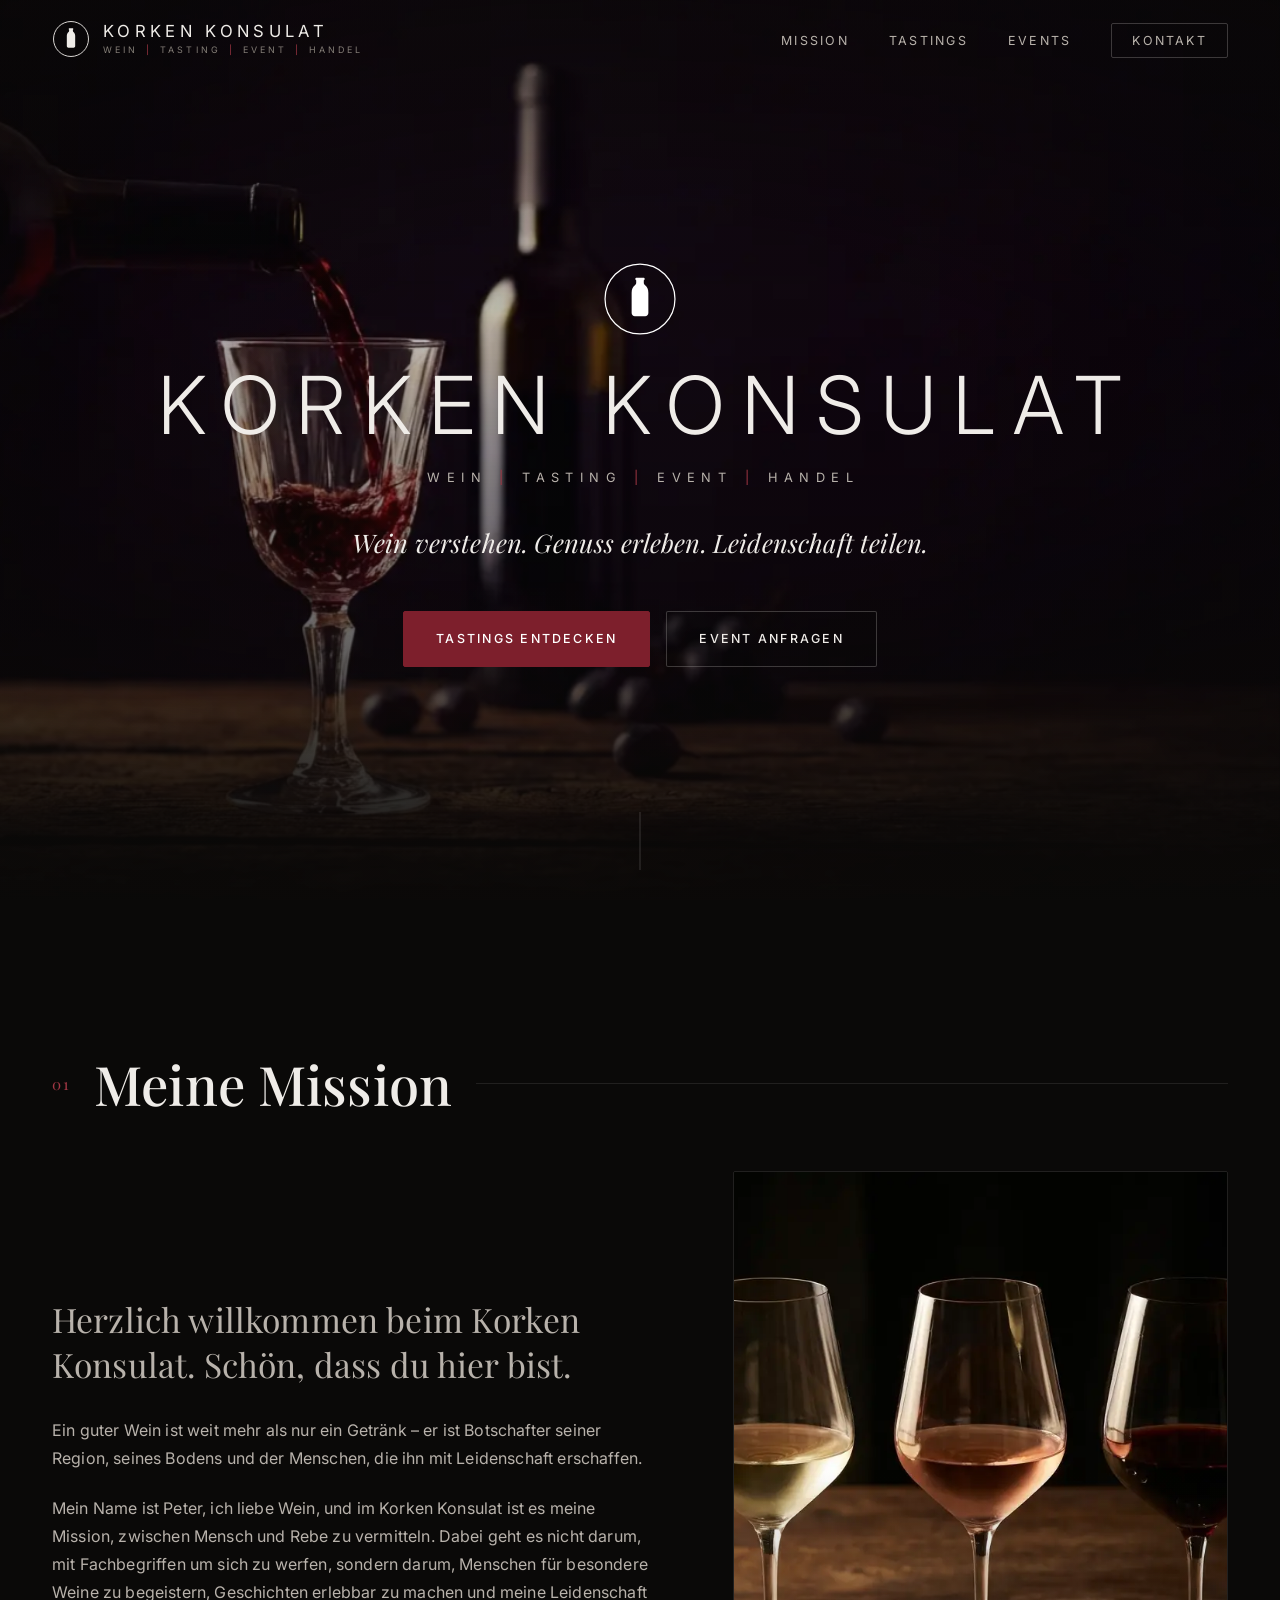
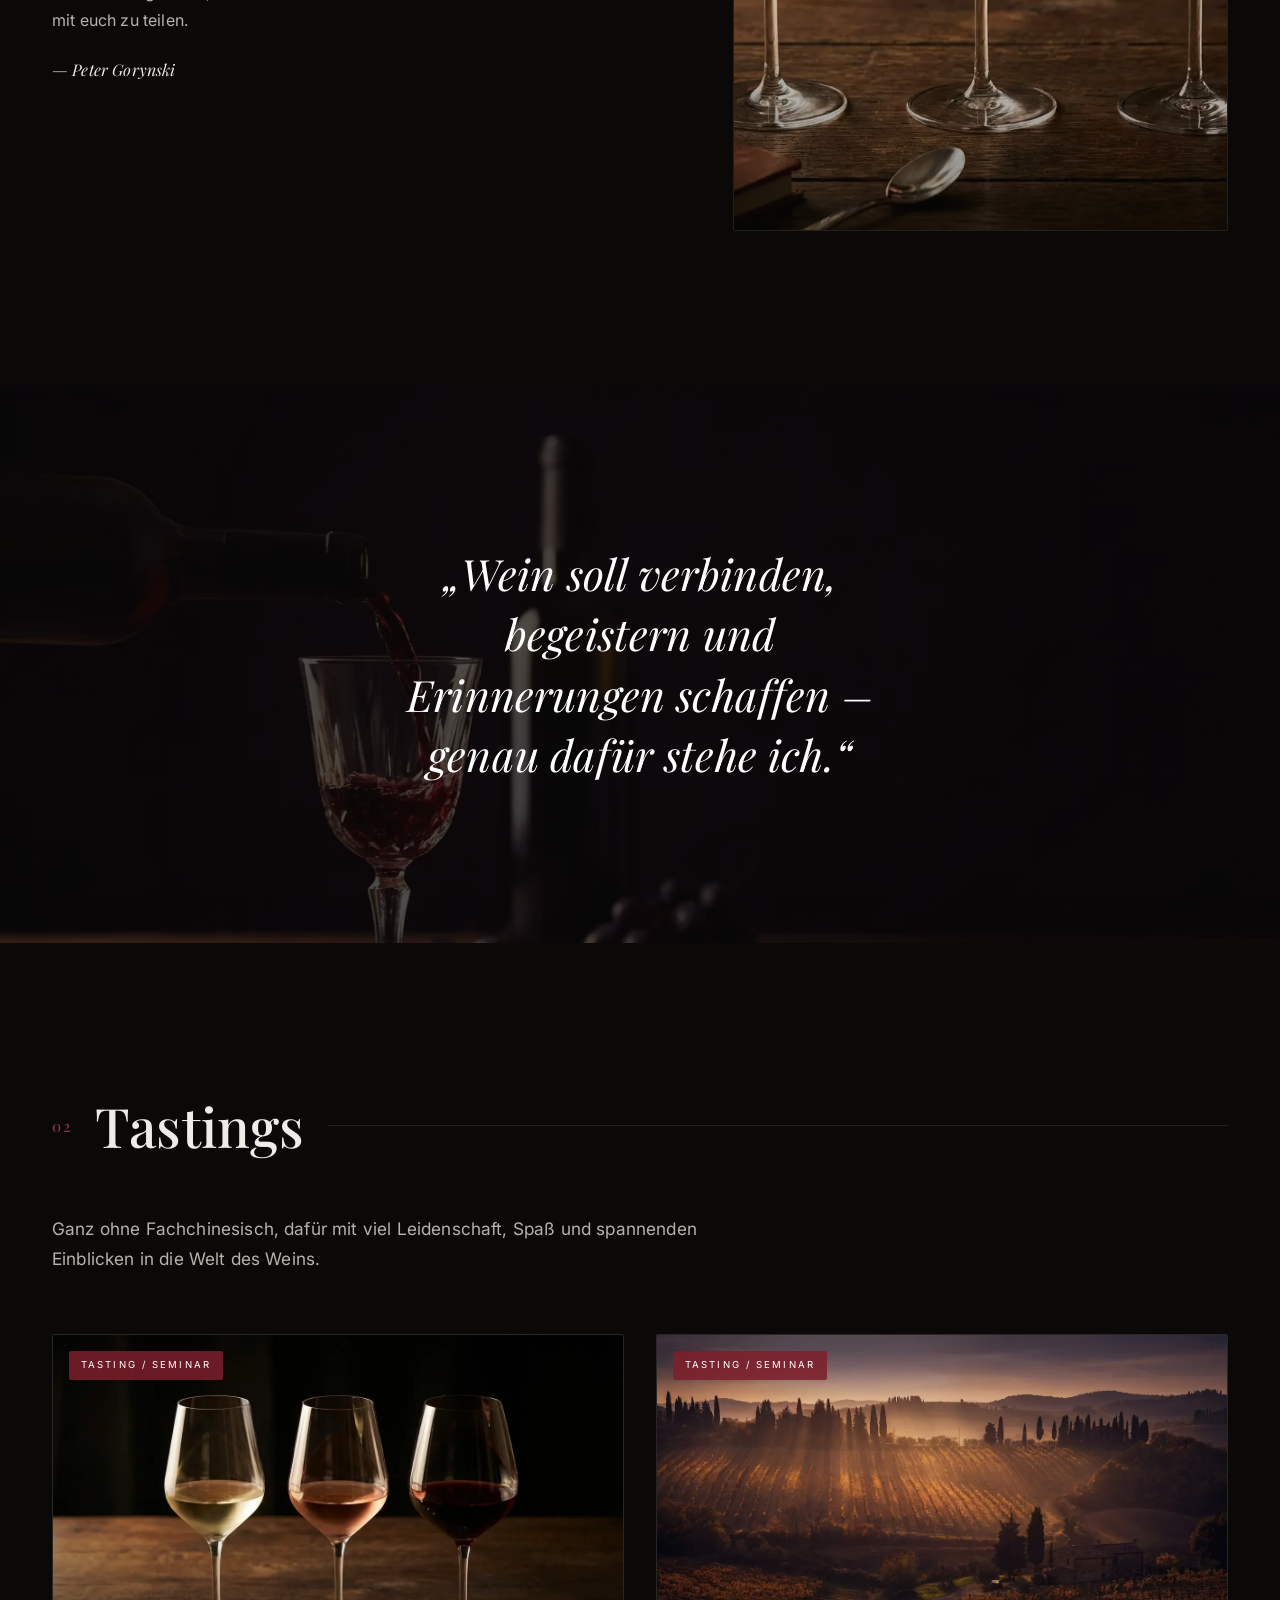
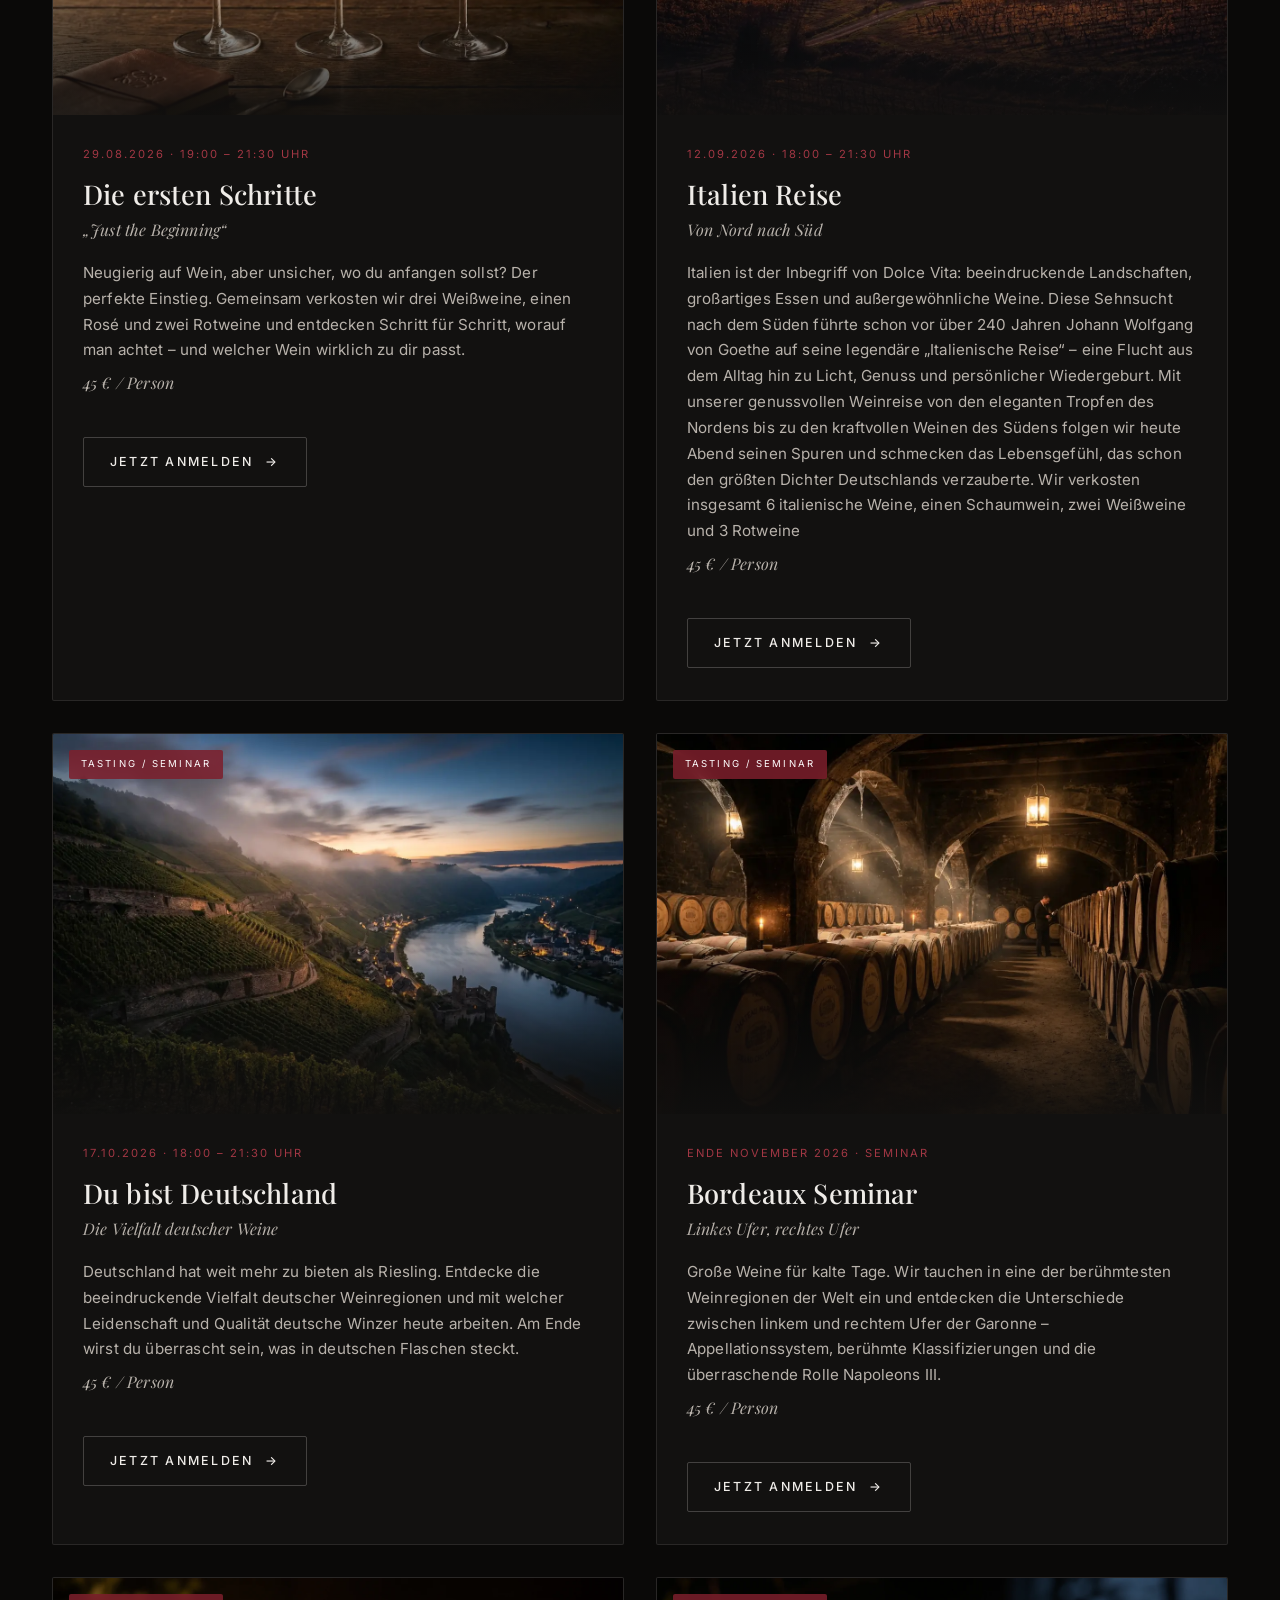
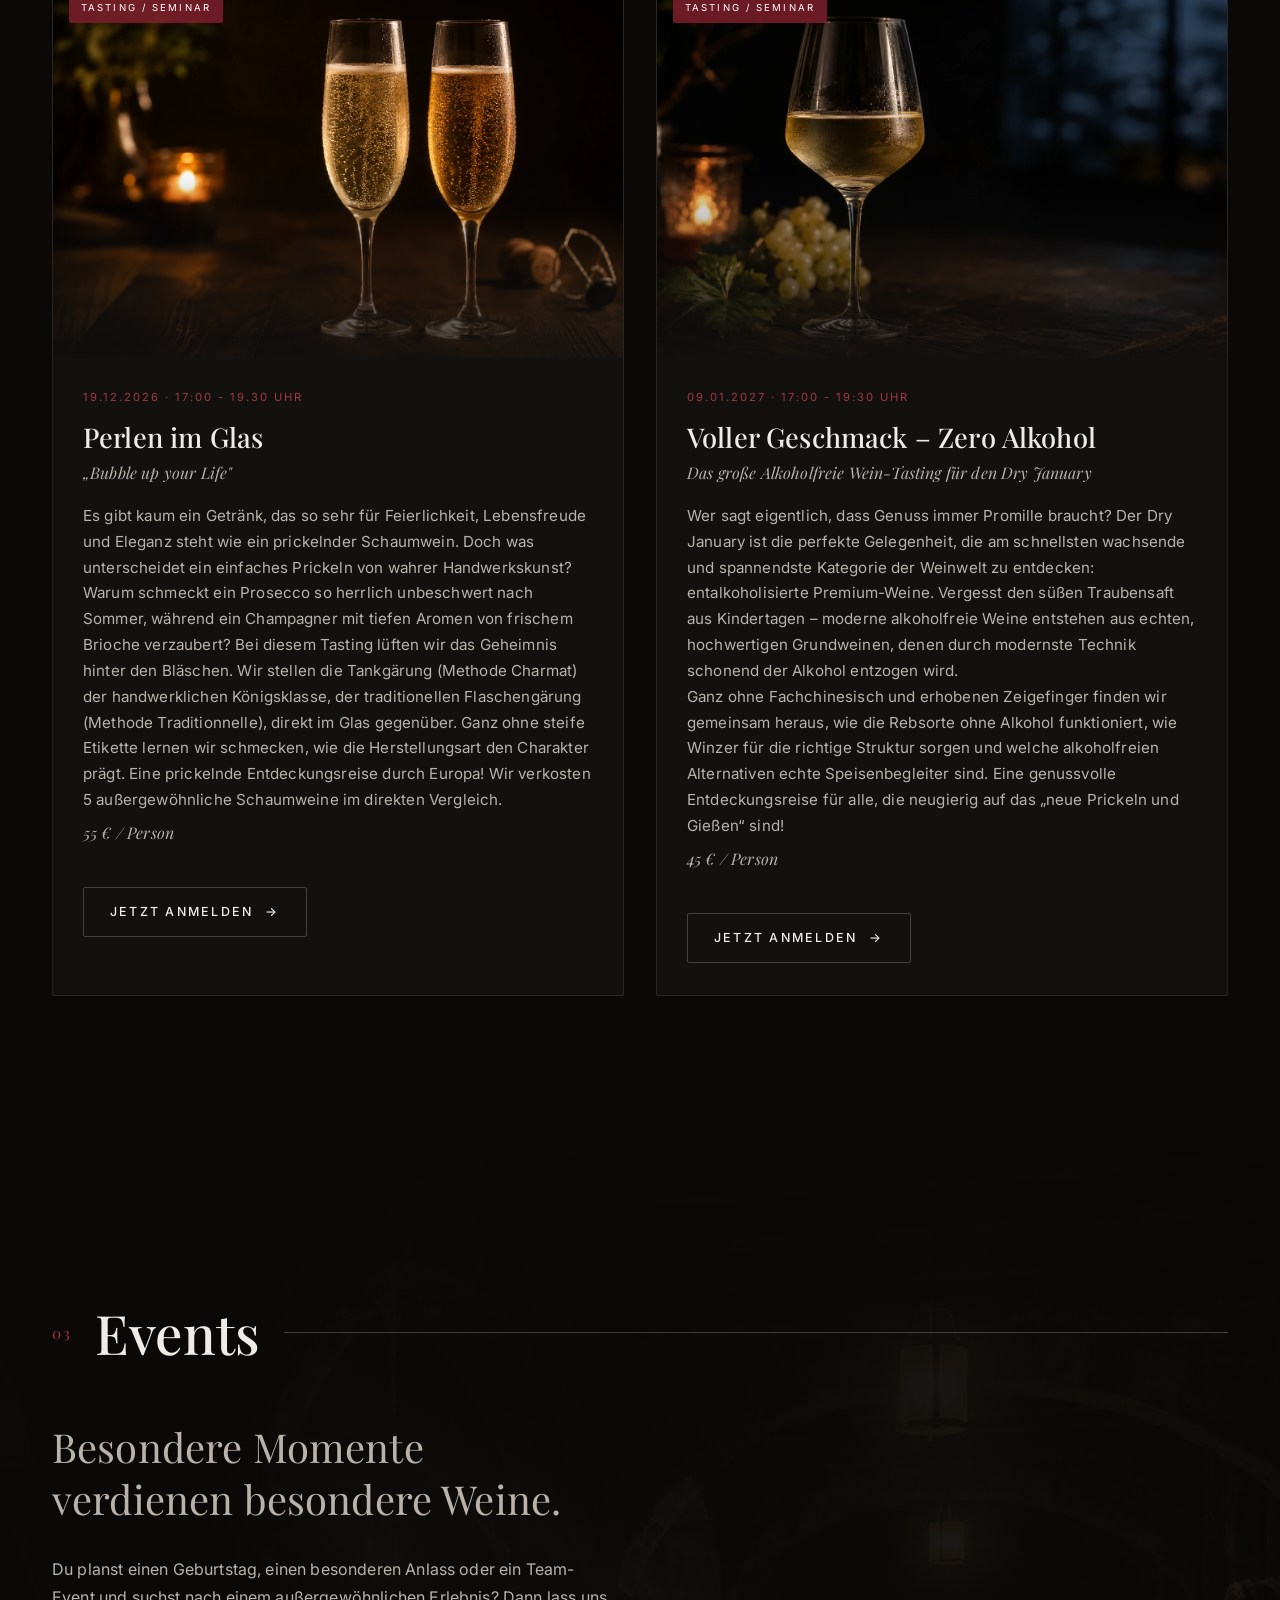
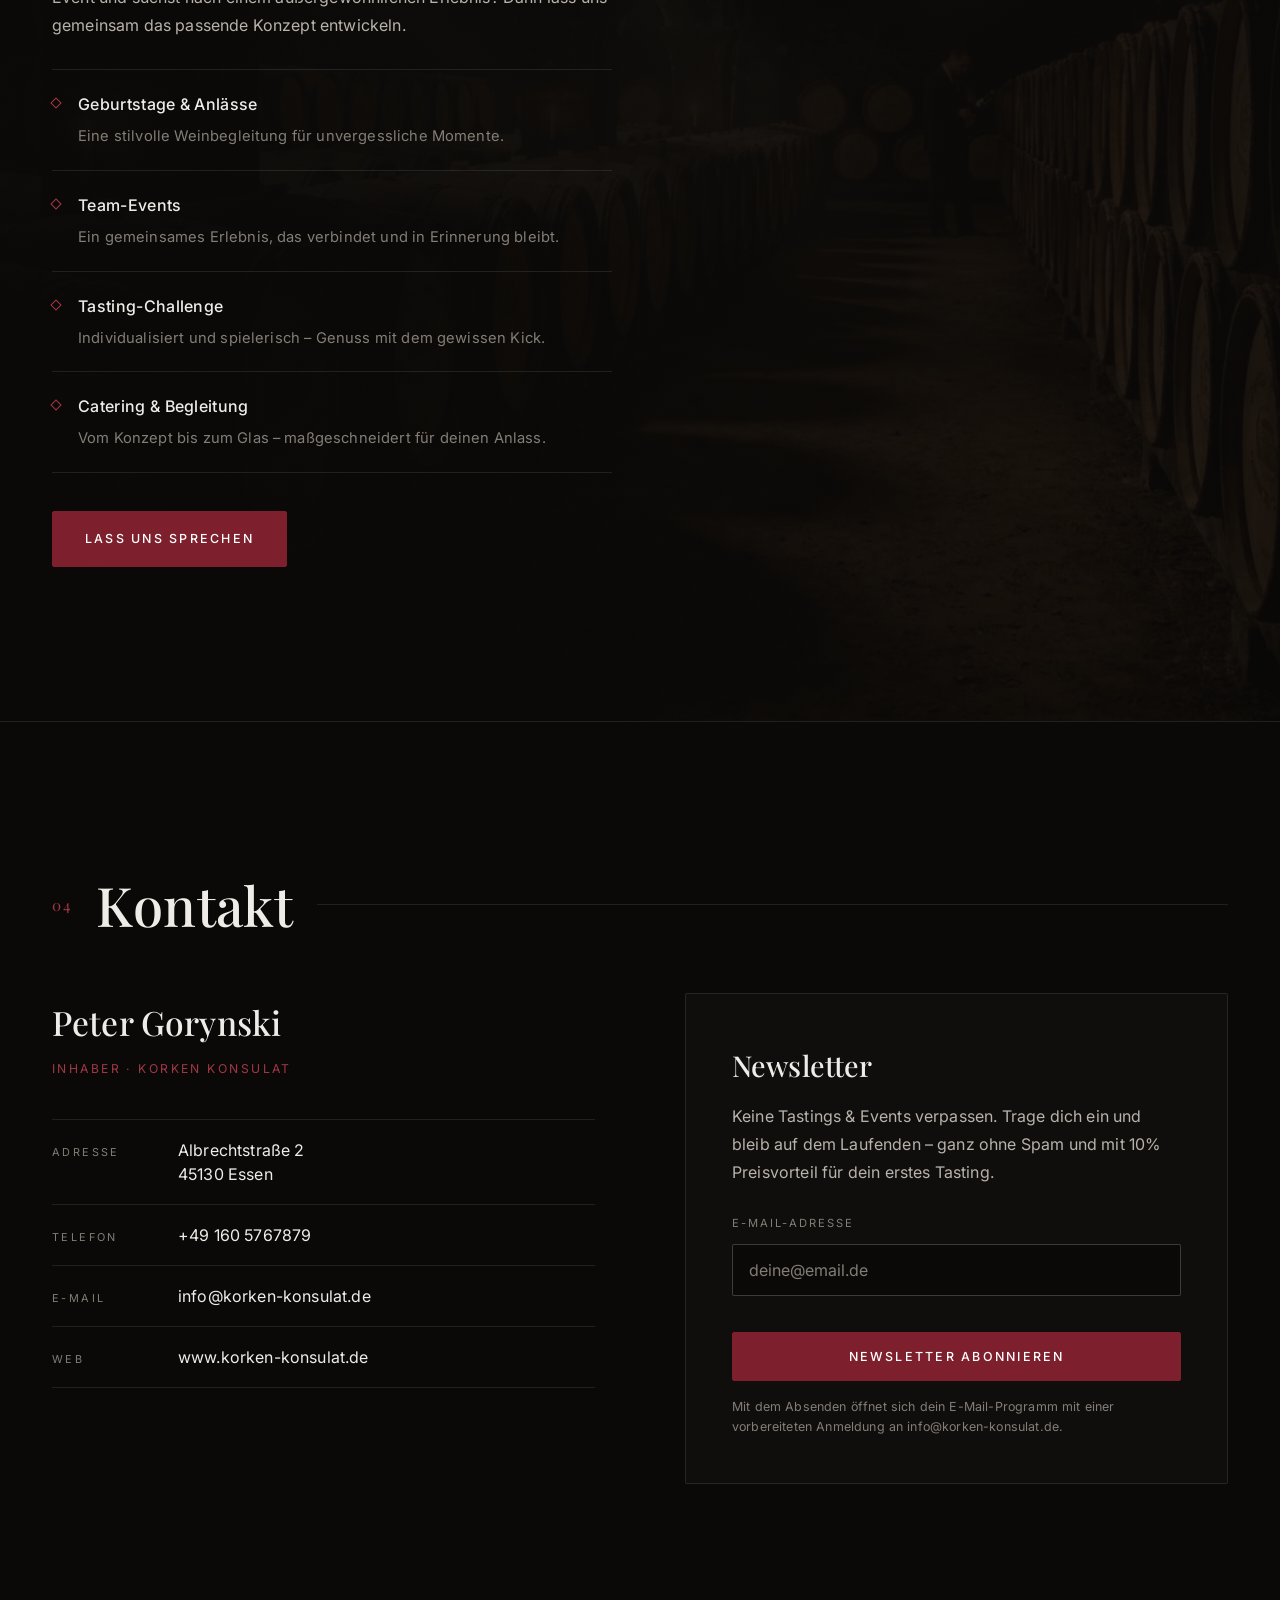
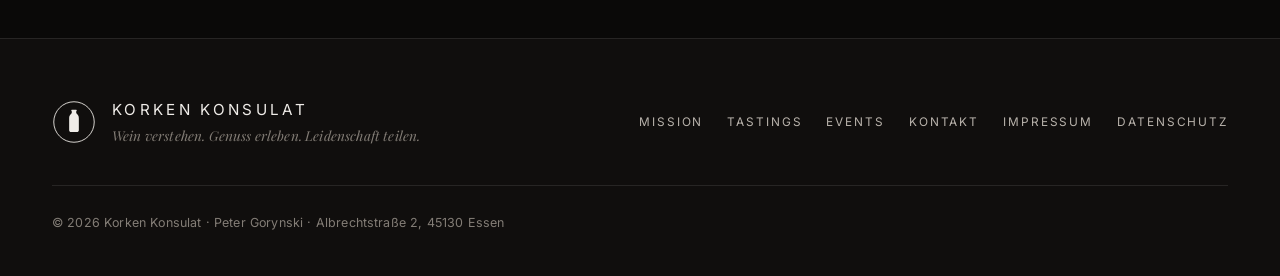
<file: index.html>
<!DOCTYPE html>
<html lang="de">
<head>
  <meta charset="UTF-8" />
  <meta name="viewport" content="width=device-width, initial-scale=1.0" />
  <title>Korken Konsulat — Wein verstehen. Genuss erleben. Leidenschaft teilen.</title>
  <meta name="description" content="Korken Konsulat in Essen — Weintastings, Events & Handel. Peter Gorynski vermittelt zwischen Mensch und Rebe: besondere Weine, erlebbare Geschichten, gemeinsame Genussmomente." />
  <meta name="theme-color" content="#0a0908" />

  <meta property="og:title" content="Korken Konsulat — Wein verstehen. Genuss erleben." />
  <meta property="og:description" content="Weintastings, Events & Handel in Essen. Leidenschaft für besondere Weine." />
  <meta property="og:type" content="website" />
  <meta property="og:image" content="assets/img/hero.webp" />

  <link rel="icon" type="image/svg+xml" href="assets/emblem.svg" />

  <link rel="preconnect" href="https://fonts.googleapis.com" />
  <link rel="preconnect" href="https://fonts.gstatic.com" crossorigin />
  <link href="https://fonts.googleapis.com/css2?family=Inter:wght@200;300;400;500;600&family=Playfair+Display:ital,wght@0,400;0,500;0,600;1,400;1,500&display=swap" rel="stylesheet" />

  <link rel="preload" as="image" href="assets/img/hero.webp" />
  <link rel="stylesheet" href="styles.css" />
</head>
<body>
  <a class="skip-link" href="#mission">Zum Inhalt springen</a>

  <!-- ====================== HEADER / NAV ====================== -->
  <header class="site-header" id="siteHeader">
    <div class="container nav-inner">
      <a class="brand" href="#hero" aria-label="Korken Konsulat — Startseite">
        <span class="brand-emblem" aria-hidden="true">
          <svg viewBox="0 0 100 100" fill="none"><circle cx="50" cy="50" r="46" stroke="currentColor" stroke-width="2.4"/><path d="M45 24 h10 v4.5 c0 1.4 0.5 2.2 1.4 3 c3.1 2.7 4.6 5.6 4.6 10.2 v26.8 c0 2.4 -1.9 4.2 -4.2 4.2 h-13.6 c-2.3 0 -4.2 -1.8 -4.2 -4.2 v-26.8 c0 -4.6 1.5 -7.5 4.6 -10.2 c0.9 -0.8 1.4 -1.6 1.4 -3 z" fill="currentColor"/><rect x="44" y="22" width="12" height="3.4" rx="1" fill="currentColor"/></svg>
        </span>
        <span class="brand-text">
          <span class="brand-name">Korken Konsulat</span>
          <span class="brand-sub">Wein <i>|</i> Tasting <i>|</i> Event <i>|</i> Handel</span>
        </span>
      </a>

      <nav class="nav" aria-label="Hauptnavigation">
        <ul class="nav-list" id="navList">
          <li><a href="#mission">Mission</a></li>
          <li><a href="#tastings">Tastings</a></li>
          <li><a href="#events">Events</a></li>
          <li><a href="#kontakt" class="nav-cta">Kontakt</a></li>
        </ul>
      </nav>

      <button class="nav-toggle" id="navToggle" aria-label="Menü öffnen" aria-expanded="false" aria-controls="navList">
        <span></span><span></span><span></span>
      </button>
    </div>
  </header>

  <main>
    <!-- ====================== HERO ====================== -->
    <section class="hero" id="hero">
      <div class="hero-media" aria-hidden="true">
        <img src="assets/img/hero.webp" alt="" class="hero-img" fetchpriority="high" />
        <div class="hero-scrim"></div>
      </div>

      <div class="container hero-inner">
        <span class="hero-emblem reveal" aria-hidden="true">
          <svg viewBox="0 0 100 100" fill="none"><circle cx="50" cy="50" r="46" stroke="currentColor" stroke-width="1.6"/><path d="M45 24 h10 v4.5 c0 1.4 0.5 2.2 1.4 3 c3.1 2.7 4.6 5.6 4.6 10.2 v26.8 c0 2.4 -1.9 4.2 -4.2 4.2 h-13.6 c-2.3 0 -4.2 -1.8 -4.2 -4.2 v-26.8 c0 -4.6 1.5 -7.5 4.6 -10.2 c0.9 -0.8 1.4 -1.6 1.4 -3 z" fill="currentColor"/><rect x="44" y="22" width="12" height="3.4" rx="1" fill="currentColor"/></svg>
        </span>
        <h1 class="hero-title reveal">Korken Konsulat</h1>
        <p class="hero-sub reveal">Wein <i>|</i> Tasting <i>|</i> Event <i>|</i> Handel</p>
        <p class="hero-tagline reveal">Wein verstehen. Genuss erleben. Leidenschaft teilen.</p>
        <div class="hero-actions reveal">
          <a href="#tastings" class="btn btn-primary">Tastings entdecken</a>
          <a href="#kontakt" class="btn btn-ghost">Event anfragen</a>
        </div>
      </div>

      <a href="#mission" class="scroll-hint" aria-label="Weiter scrollen">
        <span class="scroll-hint-line"></span>
      </a>
    </section>

    <!-- ====================== 01 — MISSION ====================== -->
    <section class="section mission" id="mission">
      <div class="container">
        <div class="section-head reveal">
          <span class="section-index">01</span>
          <h2 class="section-title">Meine Mission</h2>
          <span class="section-rule" aria-hidden="true"></span>
        </div>

        <div class="mission-grid">
          <div class="mission-text reveal">
            <p class="lead">Herzlich willkommen beim Korken Konsulat. Schön, dass du hier bist.</p>
            <p>Ein guter Wein ist weit mehr als nur ein Getränk – er ist Botschafter seiner Region, seines Bodens und der Menschen, die ihn mit Leidenschaft erschaffen.</p>
            <p>Mein Name ist Peter, ich liebe Wein, und im Korken Konsulat ist es meine Mission, zwischen Mensch und Rebe zu vermitteln. Dabei geht es nicht darum, mit Fachbegriffen um sich zu werfen, sondern darum, Menschen für besondere Weine zu begeistern, Geschichten erlebbar zu machen und meine Leidenschaft mit euch zu teilen.</p>
            <p class="mission-sign">— Peter Gorynski</p>
          </div>
          <figure class="mission-figure reveal">
            <div class="figure-frame">
              <img src="assets/img/tasting-beginning.webp" alt="Drei Weingläser mit Weiß-, Rosé- und Rotwein auf dunklem Holztisch" loading="lazy" />
            </div>
          </figure>
        </div>
      </div>
    </section>

    <!-- ====================== PARALLAX CLAIM ====================== -->
    <section class="claim-band" aria-label="Leitgedanke">
      <div class="claim-media" aria-hidden="true">
        <img src="assets/img/hero.webp" alt="" loading="lazy" />
        <div class="claim-scrim"></div>
      </div>
      <div class="container claim-inner reveal">
        <p class="claim-text">„Wein soll verbinden, begeistern und Erinnerungen schaffen – genau dafür stehe ich.“</p>
      </div>
    </section>

    <!-- ====================== 02 — TASTINGS ====================== -->
    <section class="section tastings" id="tastings">
      <div class="container">
        <div class="section-head reveal">
          <span class="section-index">02</span>
          <h2 class="section-title">Tastings</h2>
          <span class="section-rule" aria-hidden="true"></span>
        </div>
        <p class="section-intro reveal">Ganz ohne Fachchinesisch, dafür mit viel Leidenschaft, Spaß und spannenden Einblicken in die Welt des Weins.</p>

        <div class="card-grid">

          <!-- Card 1 -->
          <article class="tasting-card reveal">
            <div class="card-media">
              <img src="assets/img/tasting-beginning.webp" alt="Weiß-, Rosé- und Rotwein in Gläsern nebeneinander" loading="lazy" />
              <span class="card-tag">Tasting / Seminar</span>
            </div>
            <div class="card-body">
              <span class="card-date">29.08.2026 · 19:00 – 21:30 Uhr</span>
              <h3 class="card-title">Die ersten Schritte</h3>
              <p class="card-subtitle">„Just the Beginning“</p>
              <p class="card-text">Neugierig auf Wein, aber unsicher, wo du anfangen sollst? Der perfekte Einstieg. Gemeinsam verkosten wir drei Weißweine, einen Rosé und zwei Rotweine und entdecken Schritt für Schritt, worauf man achtet – und welcher Wein wirklich zu dir passt.</p>
             <p class="card-subtitle">45 € / Person</p>
              <a class="btn btn-card" href="mailto:info@korken-konsulat.de?subject=Anmeldung%20Tasting%20%E2%80%9EDie%20ersten%20Schritte%E2%80%9C%20%E2%80%93%2005.09.2026&body=Hallo%20Peter%2C%0A%0Aich%20m%C3%B6chte%20mich%20f%C3%BCr%20das%20Tasting%20%E2%80%9EDie%20ersten%20Schritte%E2%80%9C%20am%2005.09.2026%20anmelden.%0A%0AAnzahl%20Personen%3A%20%0AName%3A%20%0ATelefon%3A%20%0A%0AViele%20Gr%C3%BC%C3%9Fe">Jetzt anmelden<span class="btn-arrow" aria-hidden="true">→</span></a>
            </div>
          </article>

          <!-- Card 2 -->
          <article class="tasting-card reveal">
            <div class="card-media">
              <img src="assets/img/tasting-italy.webp" alt="Toskanische Weinberge in der Abenddämmerung mit Zypressen" loading="lazy" />
              <span class="card-tag">Tasting / Seminar</span>
            </div>
            <div class="card-body">
              <span class="card-date">12.09.2026 · 18:00 – 21:30 Uhr</span>
              <h3 class="card-title">Italien Reise</h3>
              <p class="card-subtitle">Von Nord nach Süd</p>
              <p class="card-text">Italien ist der Inbegriff von Dolce Vita: beeindruckende Landschaften, großartiges Essen und außergewöhnliche Weine. Diese Sehnsucht nach dem Süden führte schon vor über 240 Jahren Johann Wolfgang von Goethe auf seine legendäre „Italienische Reise“ – eine Flucht aus dem Alltag hin zu Licht, Genuss und persönlicher Wiedergeburt. Mit unserer genussvollen Weinreise von den eleganten Tropfen des Nordens bis zu den kraftvollen Weinen des Südens folgen wir heute Abend seinen Spuren und schmecken das Lebensgefühl, das schon den größten Dichter Deutschlands verzauberte. Wir verkosten insgesamt 6 italienische Weine, einen Schaumwein, zwei Weißweine und 3 Rotweine</p>
            <p class="card-subtitle">45 € / Person</p>
              <a class="btn btn-card" href="mailto:info@korken-konsulat.de?subject=Anmeldung%20Tasting%20%E2%80%9EItalien%20Reise%E2%80%9C%20%E2%80%93%2012.09.2026&body=Hallo%20Peter%2C%0A%0Aich%20m%C3%B6chte%20mich%20f%C3%BCr%20das%20Tasting%20%E2%80%9EItalien%20Reise%E2%80%9C%20am%2012.09.2026%20anmelden.%0A%0AAnzahl%20Personen%3A%20%0AName%3A%20%0ATelefon%3A%20%0A%0AViele%20Gr%C3%BC%C3%9Fe">Jetzt anmelden<span class="btn-arrow" aria-hidden="true">→</span></a>
            </div>
          </article>

          <!-- Card 3 -->
          <article class="tasting-card reveal">
            <div class="card-media">
              <img src="assets/img/tasting-germany.webp" alt="Steile Mosel-Weinberge in der Dämmerung über dem Fluss" loading="lazy" />
              <span class="card-tag">Tasting / Seminar</span>
            </div>
            <div class="card-body">
              <span class="card-date">17.10.2026 · 18:00 – 21:30 Uhr</span>
              <h3 class="card-title">Du bist Deutschland</h3>
              <p class="card-subtitle">Die Vielfalt deutscher Weine</p>
              <p class="card-text">Deutschland hat weit mehr zu bieten als Riesling. Entdecke die beeindruckende Vielfalt deutscher Weinregionen und mit welcher Leidenschaft und Qualität deutsche Winzer heute arbeiten. Am Ende wirst du überrascht sein, was in deutschen Flaschen steckt.</p>
              <p class="card-subtitle">45 € / Person</p>
              <a class="btn btn-card" href="mailto:info@korken-konsulat.de?subject=Anmeldung%20Tasting%20%E2%80%9EDu%20bist%20Deutschland%E2%80%9C%20%E2%80%93%2017.10.2026&body=Hallo%20Peter%2C%0A%0Aich%20m%C3%B6chte%20mich%20f%C3%BCr%20das%20Tasting%20%E2%80%9EDu%20bist%20Deutschland%E2%80%9C%20am%2017.10.2026%20anmelden.%0A%0AAnzahl%20Personen%3A%20%0AName%3A%20%0ATelefon%3A%20%0A%0AViele%20Gr%C3%BC%C3%9Fe">Jetzt anmelden<span class="btn-arrow" aria-hidden="true">→</span></a>
            </div>
          </article>

          <!-- Card 4 -->
          <article class="tasting-card reveal">
            <div class="card-media">
              <img src="assets/img/tasting-bordeaux.webp" alt="Eichenfässer in einem dunklen Bordeaux-Weinkeller im Kerzenlicht" loading="lazy" />
              <span class="card-tag">Tasting / Seminar</span>
            </div>
            <div class="card-body">
              <span class="card-date">Ende November 2026 · Seminar</span>
              <h3 class="card-title">Bordeaux Seminar</h3>
              <p class="card-subtitle">Linkes Ufer, rechtes Ufer</p>
              <p class="card-text">Große Weine für kalte Tage. Wir tauchen in eine der berühmtesten Weinregionen der Welt ein und entdecken die Unterschiede zwischen linkem und rechtem Ufer der Garonne – Appellationssystem, berühmte Klassifizierungen und die überraschende Rolle Napoleons III.</p>
			  <p class="card-subtitle">45 € / Person</p>             
              <a class="btn btn-card" href="mailto:info@korken-konsulat.de?subject=Anmeldung%20Bordeaux%20Seminar%20%E2%80%93%20Ende%20November%202026&body=Hallo%20Peter%2C%0A%0Aich%20m%C3%B6chte%20mich%20f%C3%BCr%20das%20Bordeaux%20Seminar%20(Ende%20November%202026)%20vormerken%20lassen.%0A%0AAnzahl%20Personen%3A%20%0AName%3A%20%0ATelefon%3A%20%0A%0AViele%20Gr%C3%BC%C3%9Fe">Jetzt anmelden<span class="btn-arrow" aria-hidden="true">→</span></a>
            </div>
          </article>

          <!-- Card 5 -->
          <article class="tasting-card reveal">
            <div class="card-media">
              <img src="assets/img/Bubble_up_your_Life.webp" alt="Zwei elegante Gläser mit hellem und goldfarbenem Schaumwein auf einem dunklen Holztisch bei warmem Kerzenlicht" loading="lazy" />
              <span class="card-tag">Tasting / Seminar</span>
            </div>
            <div class="card-body">
              <span class="card-date">19.12.2026 · 17:00 - 19.30 Uhr</span>
              <h3 class="card-title">Perlen im Glas</h3>
              <p class="card-subtitle">„Bubble up your Life"</p>
              <p class="card-text">Es gibt kaum ein Getränk, das so sehr für Feierlichkeit, Lebensfreude und Eleganz steht wie ein prickelnder Schaumwein. Doch was unterscheidet ein einfaches Prickeln von wahrer Handwerkskunst?
Warum schmeckt ein Prosecco so herrlich unbeschwert nach Sommer, während ein Champagner mit tiefen Aromen von frischem Brioche verzaubert? Bei diesem Tasting lüften wir das Geheimnis hinter den Bläschen. Wir stellen die Tankgärung (Methode Charmat) der handwerklichen Königsklasse, der traditionellen Flaschengärung (Methode Traditionnelle), direkt im Glas gegenüber. Ganz ohne steife Etikette lernen wir schmecken, wie die Herstellungsart den Charakter prägt. Eine prickelnde Entdeckungsreise durch Europa! Wir verkosten 5 außergewöhnliche Schaumweine im direkten Vergleich.</p>
              <p class="card-subtitle">55 € / Person</p>
              <a class="btn btn-card" href="mailto:info@korken-konsulat.de?subject=Anmeldung%20Tasting%20%E2%80%9EDu%20bist%20Deutschland%E2%80%9C%20%E2%80%93%2017.10.2026&body=Hallo%20Peter%2C%0A%0Aich%20m%C3%B6chte%20mich%20f%C3%BCr%20das%20Tasting%20%E2%80%9EDu%20bist%20Deutschland%E2%80%9C%20am%2017.10.2026%20anmelden.%0A%0AAnzahl%20Personen%3A%20%0AName%3A%20%0ATelefon%3A%20%0A%0AViele%20Gr%C3%BC%C3%9Fe">Jetzt anmelden<span class="btn-arrow" aria-hidden="true">→</span></a>
            </div>
          </article>

          <!-- Card 6 -->
          <article class="tasting-card reveal">
            <div class="card-media">
              <img src="assets/img/Voller_Geschmack–Zero_Alkohol.webp" alt="Elegantes Glas mit entalkoholisiertem Weißwein auf einem dunklen Holztisch mit Trauben, Weinblatt und warmem Kerzenlicht" loading="lazy" />
              <span class="card-tag">Tasting / Seminar</span>
            </div>
            <div class="card-body">
              <span class="card-date">09.01.2027 · 17:00 - 19:30 Uhr</span>
              <h3 class="card-title">Voller Geschmack – Zero Alkohol</h3>
              <p class="card-subtitle">Das große Alkoholfreie Wein-Tasting für den Dry January</p>
              <p class="card-text">Wer sagt eigentlich, dass Genuss immer Promille braucht? Der Dry January ist die perfekte Gelegenheit, die am schnellsten wachsende und spannendste Kategorie der Weinwelt zu entdecken: entalkoholisierte Premium-Weine. Vergesst den süßen Traubensaft aus Kindertagen – moderne alkoholfreie Weine entstehen aus echten, hochwertigen Grundweinen, denen durch modernste Technik schonend der Alkohol entzogen wird.<br />
Ganz ohne Fachchinesisch und erhobenen Zeigefinger finden wir gemeinsam heraus, wie die Rebsorte ohne Alkohol funktioniert, wie Winzer für die richtige Struktur sorgen und welche alkoholfreien Alternativen echte Speisenbegleiter sind. Eine genussvolle Entdeckungsreise für alle, die neugierig auf das „neue Prickeln und Gießen“ sind!</p>
			  <p class="card-subtitle">45 € / Person</p>             
              <a class="btn btn-card" href="mailto:info@korken-konsulat.de?subject=Anmeldung%20Bordeaux%20Seminar%20%E2%80%93%20Ende%20November%202026&body=Hallo%20Peter%2C%0A%0Aich%20m%C3%B6chte%20mich%20f%C3%BCr%20das%20Bordeaux%20Seminar%20(Ende%20November%202026)%20vormerken%20lassen.%0A%0AAnzahl%20Personen%3A%20%0AName%3A%20%0ATelefon%3A%20%0A%0AViele%20Gr%C3%BC%C3%9Fe">Jetzt anmelden<span class="btn-arrow" aria-hidden="true">→</span></a>
            </div>
          </article>
        </div>
      </div>
    </section>

    <!-- ====================== 03 — EVENTS ====================== -->
    <section class="section events" id="events">
      <div class="events-media" aria-hidden="true">
        <img src="assets/img/tasting-bordeaux.webp" alt="" loading="lazy" />
        <div class="events-scrim"></div>
      </div>
      <div class="container">
        <div class="section-head section-head--light reveal">
          <span class="section-index">03</span>
          <h2 class="section-title">Events</h2>
          <span class="section-rule" aria-hidden="true"></span>
        </div>

        <div class="events-panel reveal">
          <p class="events-claim">Besondere Momente verdienen besondere Weine.</p>
          <p>Du planst einen Geburtstag, einen besonderen Anlass oder ein Team-Event und suchst nach einem außergewöhnlichen Erlebnis? Dann lass uns gemeinsam das passende Konzept entwickeln.</p>

          <ul class="events-list">
            <li><span class="event-bullet" aria-hidden="true"></span><div><strong>Geburtstage &amp; Anlässe</strong><span>Eine stilvolle Weinbegleitung für unvergessliche Momente.</span></div></li>
            <li><span class="event-bullet" aria-hidden="true"></span><div><strong>Team-Events</strong><span>Ein gemeinsames Erlebnis, das verbindet und in Erinnerung bleibt.</span></div></li>
            <li><span class="event-bullet" aria-hidden="true"></span><div><strong>Tasting-Challenge</strong><span>Individualisiert und spielerisch – Genuss mit dem gewissen Kick.</span></div></li>
            <li><span class="event-bullet" aria-hidden="true"></span><div><strong>Catering &amp; Begleitung</strong><span>Vom Konzept bis zum Glas – maßgeschneidert für deinen Anlass.</span></div></li>
          </ul>

          <a class="btn btn-primary" href="mailto:info@korken-konsulat.de?subject=Event-Anfrage%20Korken%20Konsulat&body=Hallo%20Peter%2C%0A%0Aich%20interessiere%20mich%20f%C3%BCr%20ein%20individuelles%20Event.%0A%0AAnlass%3A%20%0ADatum%20(Wunsch)%3A%20%0AAnzahl%20Personen%3A%20%0AName%3A%20%0ATelefon%3A%20%0A%0AViele%20Gr%C3%BC%C3%9Fe">Lass uns sprechen</a>
        </div>
      </div>
    </section>

    <!-- ====================== 04 — KONTAKT ====================== -->
    <section class="section kontakt" id="kontakt">
      <div class="container">
        <div class="section-head reveal">
          <span class="section-index">04</span>
          <h2 class="section-title">Kontakt</h2>
          <span class="section-rule" aria-hidden="true"></span>
        </div>

        <div class="kontakt-grid">
          <div class="kontakt-info reveal">
            <p class="kontakt-name">Peter Gorynski</p>
            <p class="kontakt-role">Inhaber · Korken Konsulat</p>
            <ul class="kontakt-details">
              <li>
                <span class="k-label">Adresse</span>
                <a href="https://maps.google.com/?q=Albrechtstra%C3%9Fe%202%2C%2045130%20Essen" target="_blank" rel="noopener">Albrechtstraße 2<br />45130 Essen</a>
              </li>
              <li><span class="k-label">Telefon</span><a href="tel:+491605767879">+49 160 5767879</a></li>
              <li><span class="k-label">E-Mail</span><a href="mailto:info@korken-konsulat.de">info@korken-konsulat.de</a></li>
              <li><span class="k-label">Web</span><a href="https://www.korken-konsulat.de" target="_blank" rel="noopener">www.korken-konsulat.de</a></li>
            </ul>
          </div>

          <div class="kontakt-newsletter reveal">
            <h3 class="newsletter-title">Newsletter</h3>
            <p class="newsletter-text">Keine Tastings &amp; Events verpassen. Trage dich ein und bleib auf dem Laufenden – ganz ohne Spam und mit 10% Preisvorteil für dein erstes Tasting.</p>
            <form class="newsletter-form" id="newsletterForm" novalidate>
              <label class="field">
                <span class="field-label">E-Mail-Adresse</span>
                <input type="email" id="newsletterEmail" name="email" placeholder="deine@email.de" autocomplete="email" required />
              </label>
              <p class="form-error" id="newsletterError" role="alert" aria-live="polite"></p>
              <button type="submit" class="btn btn-primary btn-block">Newsletter abonnieren</button>
              <p class="form-note">Mit dem Absenden öffnet sich dein E-Mail-Programm mit einer vorbereiteten Anmeldung an info@korken-konsulat.de.</p>
            </form>
          </div>
        </div>
      </div>
    </section>
  </main>

  <!-- ====================== FOOTER ====================== -->
  <footer class="site-footer">
    <div class="container footer-inner">
      <div class="footer-brand">
        <span class="brand-emblem footer-emblem" aria-hidden="true">
          <svg viewBox="0 0 100 100" fill="none"><circle cx="50" cy="50" r="46" stroke="currentColor" stroke-width="2"/><path d="M45 24 h10 v4.5 c0 1.4 0.5 2.2 1.4 3 c3.1 2.7 4.6 5.6 4.6 10.2 v26.8 c0 2.4 -1.9 4.2 -4.2 4.2 h-13.6 c-2.3 0 -4.2 -1.8 -4.2 -4.2 v-26.8 c0 -4.6 1.5 -7.5 4.6 -10.2 c0.9 -0.8 1.4 -1.6 1.4 -3 z" fill="currentColor"/><rect x="44" y="22" width="12" height="3.4" rx="1" fill="currentColor"/></svg>
        </span>
        <div>
          <p class="footer-name">Korken Konsulat</p>
          <p class="footer-claim">Wein verstehen. Genuss erleben. Leidenschaft teilen.</p>
        </div>
      </div>
      <nav class="footer-nav" aria-label="Footer-Navigation">
        <a href="#mission">Mission</a>
        <a href="#tastings">Tastings</a>
        <a href="#events">Events</a>
        <a href="#kontakt">Kontakt</a>
        <a href="impressum.html">Impressum</a>
        <a href="datenschutz.html">Datenschutz</a>
      </nav>
      <p class="footer-copy">© <span id="year"></span> Korken Konsulat · Peter Gorynski · Albrechtstraße 2, 45130 Essen</p>
    </div>
  </footer>

  <script src="script.js"></script>
</body>
</html>
</file>
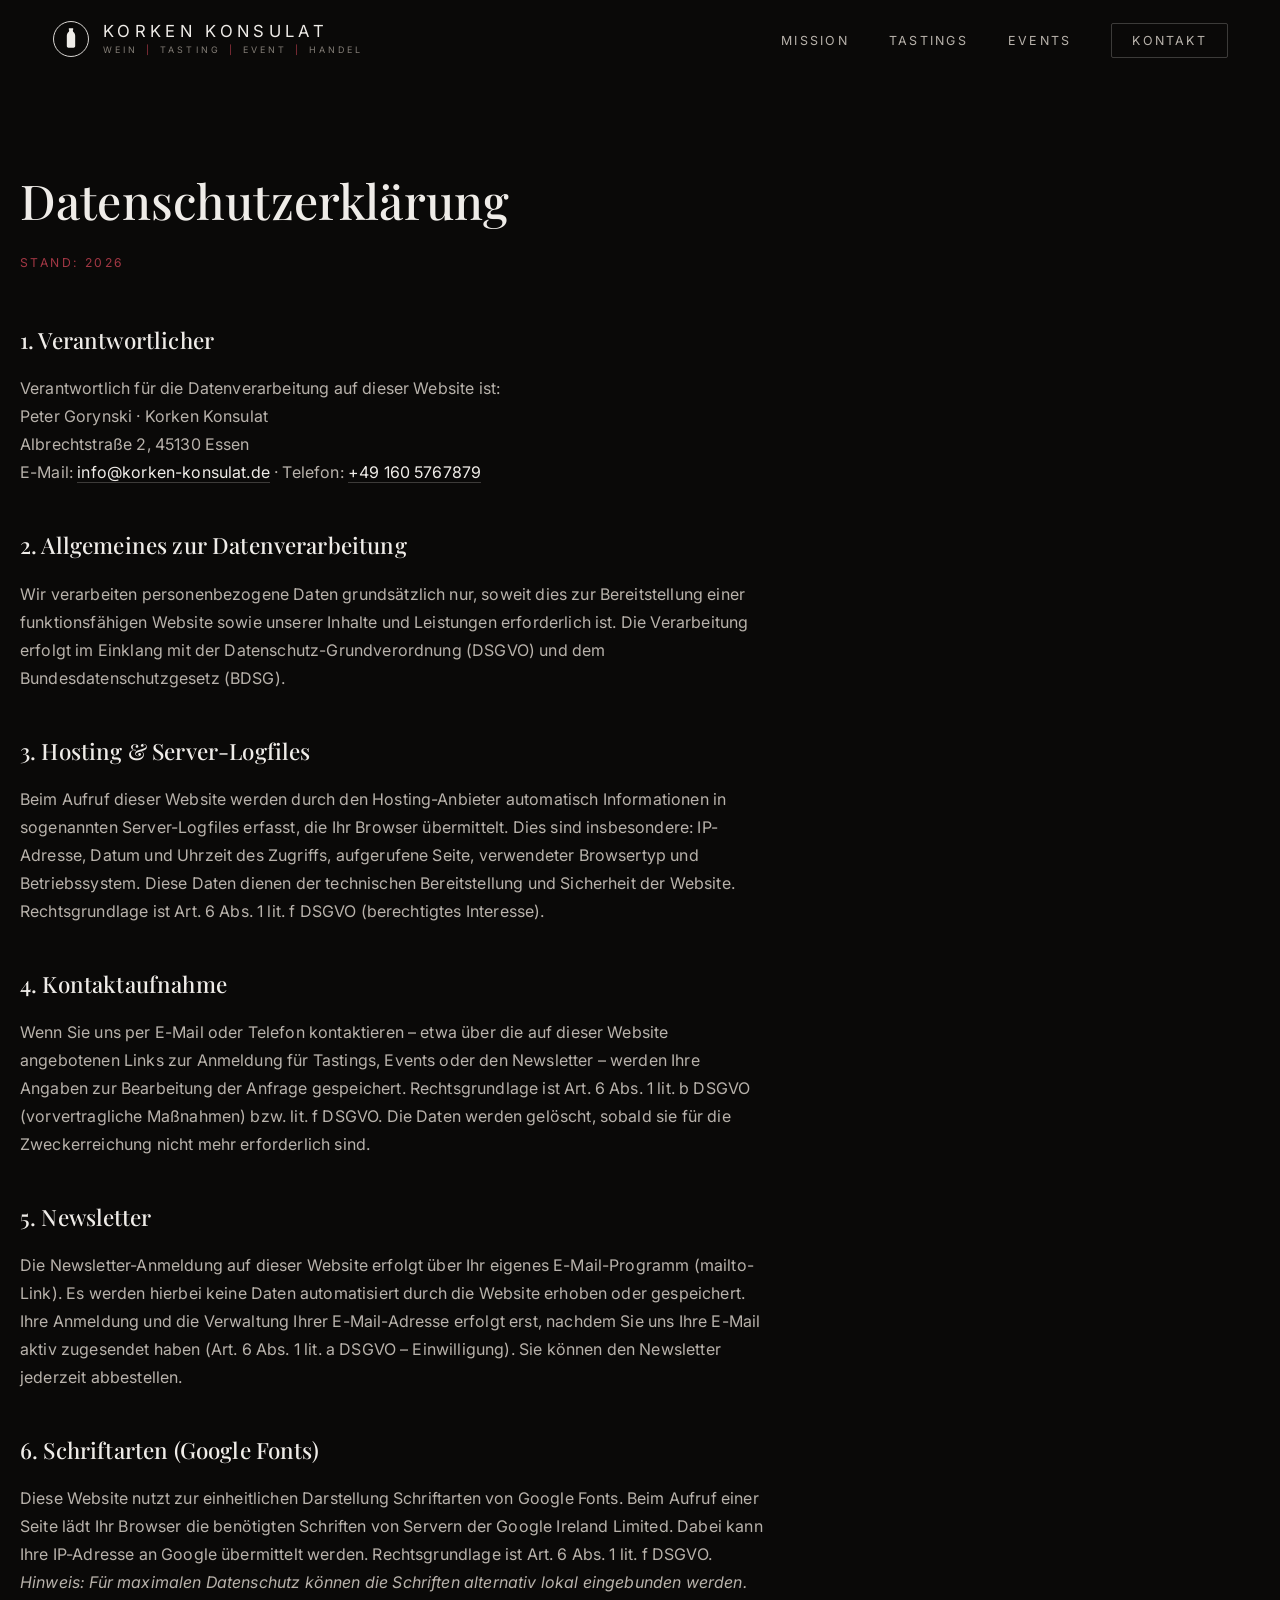
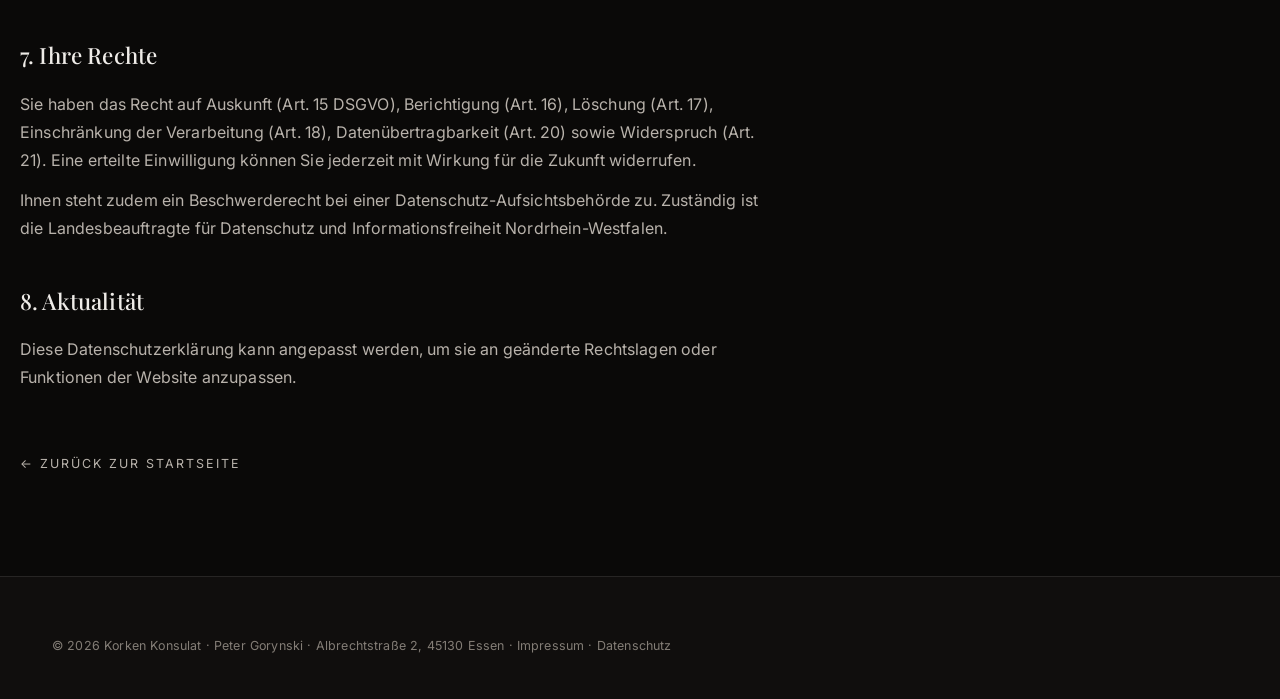
<file: datenschutz.html>
<!DOCTYPE html>
<html lang="de">
<head>
  <meta charset="UTF-8" />
  <meta name="viewport" content="width=device-width, initial-scale=1.0" />
  <title>Datenschutzerklärung — Korken Konsulat</title>
  <meta name="description" content="Datenschutzerklärung des Korken Konsulat." />
  <meta name="robots" content="noindex" />
  <meta name="theme-color" content="#0a0908" />
  <link rel="icon" type="image/svg+xml" href="assets/emblem.svg" />
  <link rel="preconnect" href="https://fonts.googleapis.com" />
  <link rel="preconnect" href="https://fonts.gstatic.com" crossorigin />
  <link href="https://fonts.googleapis.com/css2?family=Inter:wght@200;300;400;500;600&family=Playfair+Display:ital,wght@0,400;0,500;0,600;1,400&display=swap" rel="stylesheet" />
  <link rel="stylesheet" href="styles.css" />
</head>
<body>
  <header class="site-header scrolled" id="siteHeader">
    <div class="container nav-inner">
      <a class="brand" href="index.html" aria-label="Korken Konsulat — Startseite">
        <span class="brand-emblem" aria-hidden="true">
          <svg viewBox="0 0 100 100" fill="none"><circle cx="50" cy="50" r="46" stroke="currentColor" stroke-width="2.4"/><path d="M45 24 h10 v4.5 c0 1.4 0.5 2.2 1.4 3 c3.1 2.7 4.6 5.6 4.6 10.2 v26.8 c0 2.4 -1.9 4.2 -4.2 4.2 h-13.6 c-2.3 0 -4.2 -1.8 -4.2 -4.2 v-26.8 c0 -4.6 1.5 -7.5 4.6 -10.2 c0.9 -0.8 1.4 -1.6 1.4 -3 z" fill="currentColor"/><rect x="44" y="22" width="12" height="3.4" rx="1" fill="currentColor"/></svg>
        </span>
        <span class="brand-text">
          <span class="brand-name">Korken Konsulat</span>
          <span class="brand-sub">Wein <i>|</i> Tasting <i>|</i> Event <i>|</i> Handel</span>
        </span>
      </a>
      <nav class="nav" aria-label="Hauptnavigation">
        <ul class="nav-list" id="navList">
          <li><a href="index.html#mission">Mission</a></li>
          <li><a href="index.html#tastings">Tastings</a></li>
          <li><a href="index.html#events">Events</a></li>
          <li><a href="index.html#kontakt" class="nav-cta">Kontakt</a></li>
        </ul>
      </nav>

      <button class="nav-toggle" id="navToggle" aria-label="Menü öffnen" aria-expanded="false" aria-controls="navList">
        <span></span><span></span><span></span>
      </button>
    </div>
  </header>

  <main class="legal container">
    <h1>Datenschutzerklärung</h1>
    <p class="legal-sub">Stand: 2026</p>

    <h2>1. Verantwortlicher</h2>
    <p>
      Verantwortlich für die Datenverarbeitung auf dieser Website ist:<br />
      Peter Gorynski · Korken Konsulat<br />
      Albrechtstraße 2, 45130 Essen<br />
      E-Mail: <a href="mailto:info@korken-konsulat.de">info@korken-konsulat.de</a> · Telefon: <a href="tel:+491605767879">+49 160 5767879</a>
    </p>

    <h2>2. Allgemeines zur Datenverarbeitung</h2>
    <p>Wir verarbeiten personenbezogene Daten grundsätzlich nur, soweit dies zur Bereitstellung einer funktionsfähigen Website sowie unserer Inhalte und Leistungen erforderlich ist. Die Verarbeitung erfolgt im Einklang mit der Datenschutz-Grundverordnung (DSGVO) und dem Bundesdatenschutzgesetz (BDSG).</p>

    <h2>3. Hosting &amp; Server-Logfiles</h2>
    <p>Beim Aufruf dieser Website werden durch den Hosting-Anbieter automatisch Informationen in sogenannten Server-Logfiles erfasst, die Ihr Browser übermittelt. Dies sind insbesondere: IP-Adresse, Datum und Uhrzeit des Zugriffs, aufgerufene Seite, verwendeter Browsertyp und Betriebssystem. Diese Daten dienen der technischen Bereitstellung und Sicherheit der Website. Rechtsgrundlage ist Art. 6 Abs. 1 lit. f DSGVO (berechtigtes Interesse).</p>

    <h2>4. Kontaktaufnahme</h2>
    <p>Wenn Sie uns per E-Mail oder Telefon kontaktieren – etwa über die auf dieser Website angebotenen Links zur Anmeldung für Tastings, Events oder den Newsletter – werden Ihre Angaben zur Bearbeitung der Anfrage gespeichert. Rechtsgrundlage ist Art. 6 Abs. 1 lit. b DSGVO (vorvertragliche Maßnahmen) bzw. lit. f DSGVO. Die Daten werden gelöscht, sobald sie für die Zweckerreichung nicht mehr erforderlich sind.</p>

    <h2>5. Newsletter</h2>
    <p>Die Newsletter-Anmeldung auf dieser Website erfolgt über Ihr eigenes E-Mail-Programm (mailto-Link). Es werden hierbei keine Daten automatisiert durch die Website erhoben oder gespeichert. Ihre Anmeldung und die Verwaltung Ihrer E-Mail-Adresse erfolgt erst, nachdem Sie uns Ihre E-Mail aktiv zugesendet haben (Art. 6 Abs. 1 lit. a DSGVO – Einwilligung). Sie können den Newsletter jederzeit abbestellen.</p>

    <h2>6. Schriftarten (Google Fonts)</h2>
    <p>Diese Website nutzt zur einheitlichen Darstellung Schriftarten von Google Fonts. Beim Aufruf einer Seite lädt Ihr Browser die benötigten Schriften von Servern der Google Ireland Limited. Dabei kann Ihre IP-Adresse an Google übermittelt werden. Rechtsgrundlage ist Art. 6 Abs. 1 lit. f DSGVO. <em>Hinweis: Für maximalen Datenschutz können die Schriften alternativ lokal eingebunden werden.</em></p>

    <h2>7. Ihre Rechte</h2>
    <p>Sie haben das Recht auf Auskunft (Art. 15 DSGVO), Berichtigung (Art. 16), Löschung (Art. 17), Einschränkung der Verarbeitung (Art. 18), Datenübertragbarkeit (Art. 20) sowie Widerspruch (Art. 21). Eine erteilte Einwilligung können Sie jederzeit mit Wirkung für die Zukunft widerrufen.</p>
    <p>Ihnen steht zudem ein Beschwerderecht bei einer Datenschutz-Aufsichtsbehörde zu. Zuständig ist die Landesbeauftragte für Datenschutz und Informationsfreiheit Nordrhein-Westfalen.</p>

    <h2>8. Aktualität</h2>
    <p>Diese Datenschutzerklärung kann angepasst werden, um sie an geänderte Rechtslagen oder Funktionen der Website anzupassen.</p>

    <a class="back-link" href="index.html">← Zurück zur Startseite</a>
  </main>

  <footer class="site-footer">
    <div class="container footer-inner">
      <p class="footer-copy" style="border:0;padding:0;margin:0;">© <span id="year"></span> Korken Konsulat · Peter Gorynski · Albrechtstraße 2, 45130 Essen ·
        <a href="impressum.html">Impressum</a> · <a href="datenschutz.html">Datenschutz</a></p>
    </div>
  </footer>

  <script src="script.js"></script>
</body>
</html>
</file>
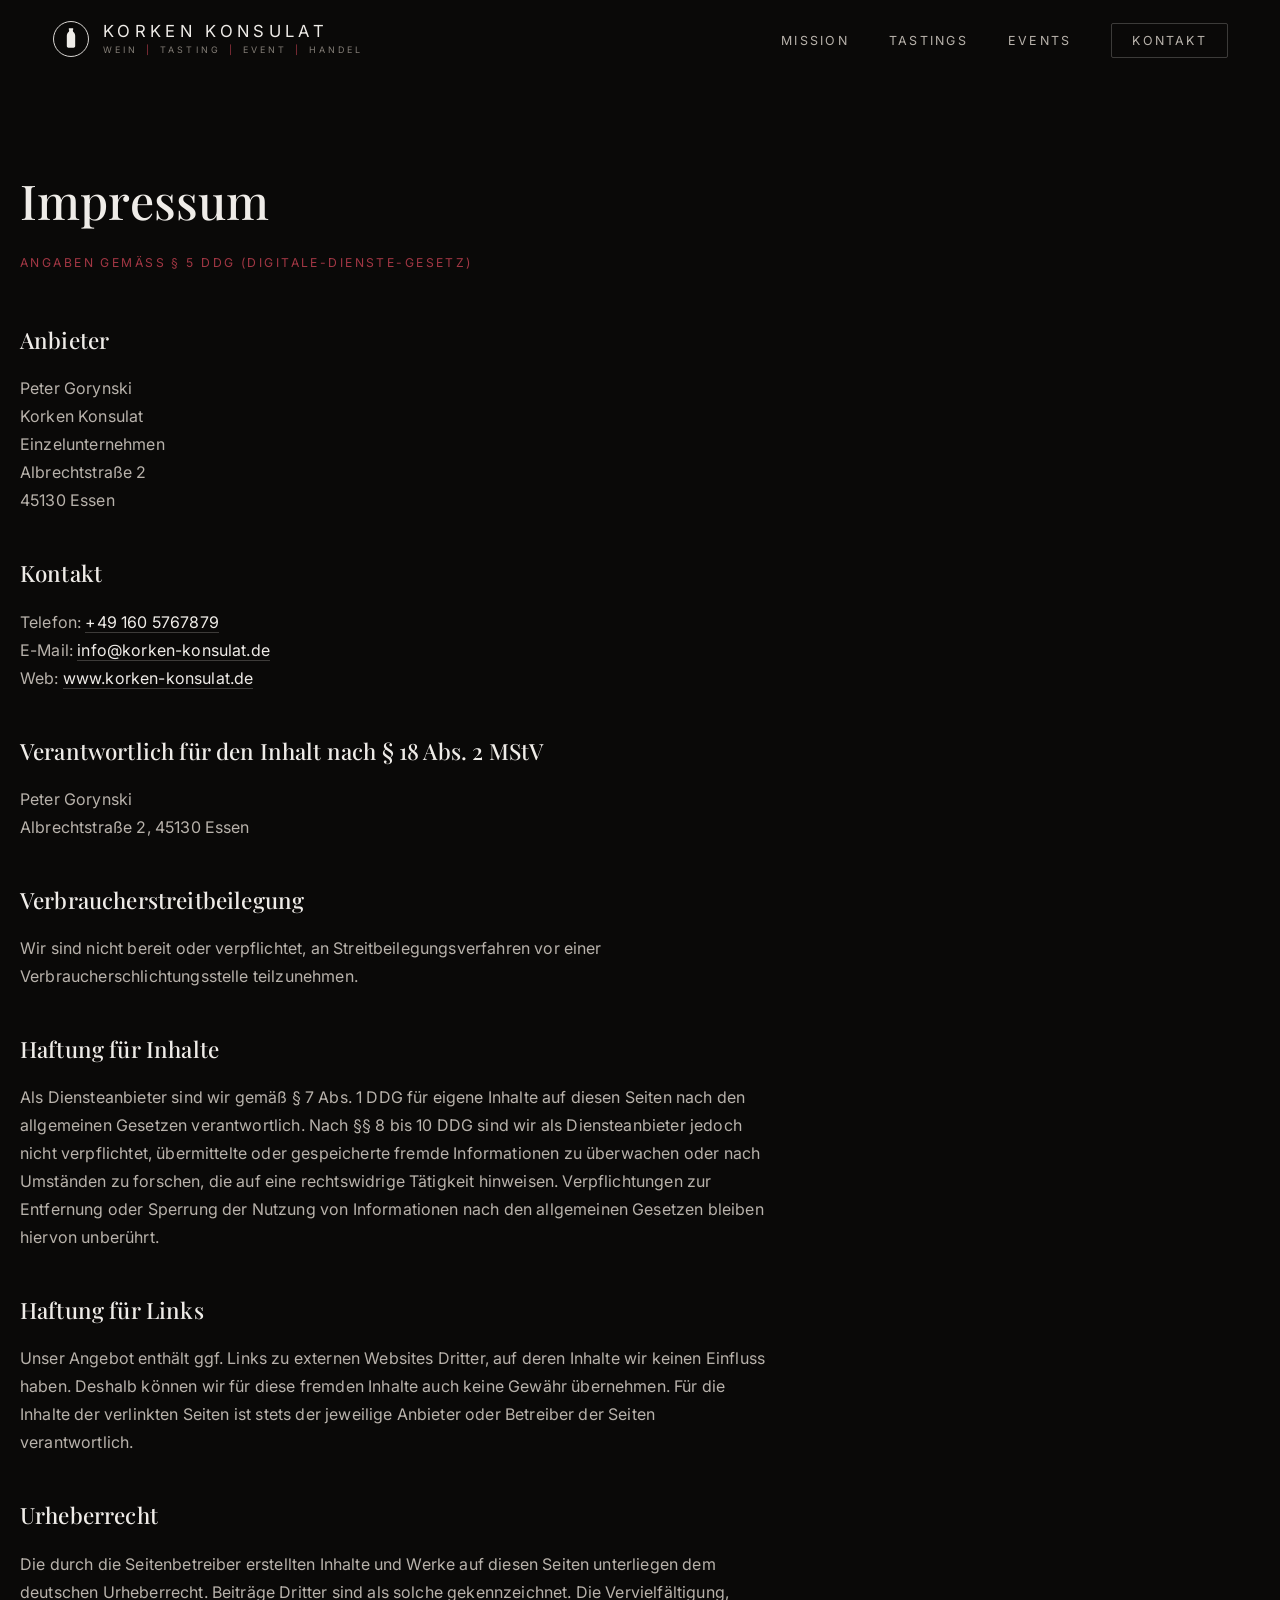
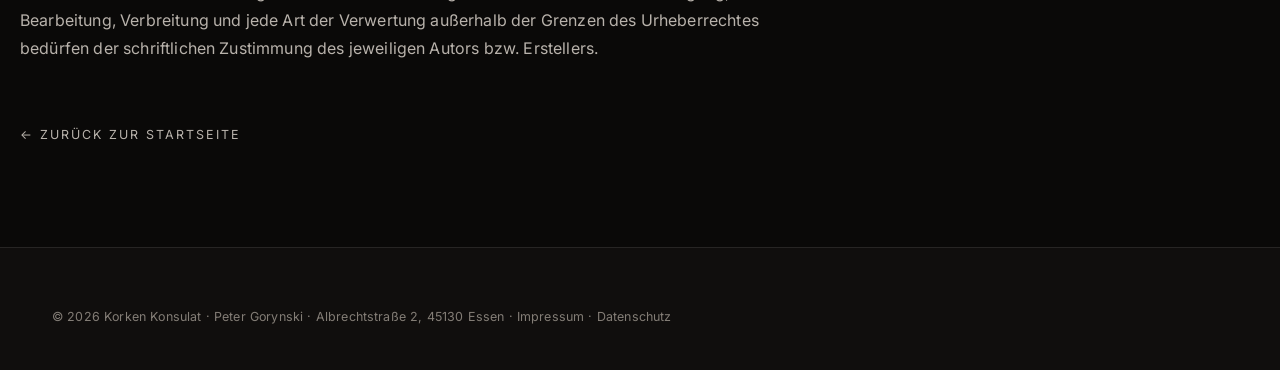
<file: impressum.html>
<!DOCTYPE html>
<html lang="de">
<head>
  <meta charset="UTF-8" />
  <meta name="viewport" content="width=device-width, initial-scale=1.0" />
  <title>Impressum — Korken Konsulat</title>
  <meta name="description" content="Impressum des Korken Konsulat, Inhaber Peter Gorynski, Essen." />
  <meta name="robots" content="noindex" />
  <meta name="theme-color" content="#0a0908" />
  <link rel="icon" type="image/svg+xml" href="assets/emblem.svg" />
  <link rel="preconnect" href="https://fonts.googleapis.com" />
  <link rel="preconnect" href="https://fonts.gstatic.com" crossorigin />
  <link href="https://fonts.googleapis.com/css2?family=Inter:wght@200;300;400;500;600&family=Playfair+Display:ital,wght@0,400;0,500;0,600;1,400&display=swap" rel="stylesheet" />
  <link rel="stylesheet" href="styles.css" />
</head>
<body>
  <header class="site-header scrolled" id="siteHeader">
    <div class="container nav-inner">
      <a class="brand" href="index.html" aria-label="Korken Konsulat — Startseite">
        <span class="brand-emblem" aria-hidden="true">
          <svg viewBox="0 0 100 100" fill="none"><circle cx="50" cy="50" r="46" stroke="currentColor" stroke-width="2.4"/><path d="M45 24 h10 v4.5 c0 1.4 0.5 2.2 1.4 3 c3.1 2.7 4.6 5.6 4.6 10.2 v26.8 c0 2.4 -1.9 4.2 -4.2 4.2 h-13.6 c-2.3 0 -4.2 -1.8 -4.2 -4.2 v-26.8 c0 -4.6 1.5 -7.5 4.6 -10.2 c0.9 -0.8 1.4 -1.6 1.4 -3 z" fill="currentColor"/><rect x="44" y="22" width="12" height="3.4" rx="1" fill="currentColor"/></svg>
        </span>
        <span class="brand-text">
          <span class="brand-name">Korken Konsulat</span>
          <span class="brand-sub">Wein <i>|</i> Tasting <i>|</i> Event <i>|</i> Handel</span>
        </span>
      </a>
      <nav class="nav" aria-label="Hauptnavigation">
        <ul class="nav-list" id="navList">
          <li><a href="index.html#mission">Mission</a></li>
          <li><a href="index.html#tastings">Tastings</a></li>
          <li><a href="index.html#events">Events</a></li>
          <li><a href="index.html#kontakt" class="nav-cta">Kontakt</a></li>
        </ul>
      </nav>

      <button class="nav-toggle" id="navToggle" aria-label="Menü öffnen" aria-expanded="false" aria-controls="navList">
        <span></span><span></span><span></span>
      </button>
    </div>
  </header>

  <main class="legal container">
    <h1>Impressum</h1>
    <p class="legal-sub">Angaben gemäß § 5 DDG (Digitale-Dienste-Gesetz)
</p>

    <h2>Anbieter</h2>
    <p>
      Peter Gorynski<br />
      Korken Konsulat<br />
      Einzelunternehmen<br />
      Albrechtstraße 2<br />
      45130 Essen
    </p>

    <h2>Kontakt</h2>
    <p>
      Telefon: <a href="tel:+491605767879">+49 160 5767879</a><br />
      E-Mail: <a href="mailto:info@korken-konsulat.de">info@korken-konsulat.de</a><br />
      Web: <a href="https://www.korken-konsulat.de" target="_blank" rel="noopener">www.korken-konsulat.de</a>
    </p>

    <h2>Verantwortlich für den Inhalt nach § 18 Abs. 2 MStV</h2>
    <p>
      Peter Gorynski<br />
      Albrechtstraße 2, 45130 Essen
    </p>

    <h2>Verbraucherstreitbeilegung</h2>
    <p>Wir sind nicht bereit oder verpflichtet, an Streitbeilegungsverfahren vor einer Verbraucherschlichtungsstelle teilzunehmen.</p>

    <h2>Haftung für Inhalte</h2>
    <p>Als Diensteanbieter sind wir gemäß § 7 Abs. 1 DDG für eigene Inhalte auf diesen Seiten nach den allgemeinen Gesetzen verantwortlich. Nach §§ 8 bis 10 DDG sind wir als Diensteanbieter jedoch nicht verpflichtet, übermittelte oder gespeicherte fremde Informationen zu überwachen oder nach Umständen zu forschen, die auf eine rechtswidrige Tätigkeit hinweisen. Verpflichtungen zur Entfernung oder Sperrung der Nutzung von Informationen nach den allgemeinen Gesetzen bleiben hiervon unberührt.</p>

    <h2>Haftung für Links</h2>
    <p>Unser Angebot enthält ggf. Links zu externen Websites Dritter, auf deren Inhalte wir keinen Einfluss haben. Deshalb können wir für diese fremden Inhalte auch keine Gewähr übernehmen. Für die Inhalte der verlinkten Seiten ist stets der jeweilige Anbieter oder Betreiber der Seiten verantwortlich.</p>

    <h2>Urheberrecht</h2>
    <p>Die durch die Seitenbetreiber erstellten Inhalte und Werke auf diesen Seiten unterliegen dem deutschen Urheberrecht. Beiträge Dritter sind als solche gekennzeichnet. Die Vervielfältigung, Bearbeitung, Verbreitung und jede Art der Verwertung außerhalb der Grenzen des Urheberrechtes bedürfen der schriftlichen Zustimmung des jeweiligen Autors bzw. Erstellers.</p>

    <a class="back-link" href="index.html">← Zurück zur Startseite</a>
  </main>

  <footer class="site-footer">
    <div class="container footer-inner">
      <p class="footer-copy" style="border:0;padding:0;margin:0;">© <span id="year"></span> Korken Konsulat · Peter Gorynski · Albrechtstraße 2, 45130 Essen ·
        <a href="impressum.html">Impressum</a> · <a href="datenschutz.html">Datenschutz</a></p>
    </div>
  </footer>

  <script src="script.js"></script>
</body>
</html>
</file>
<file: styles.css>
/* ===================================================================
   KORKEN KONSULAT — immersiv, cinematisch, dunkel
   Tiefschwarz · Weiß/Grau · dunkles Bordeauxrot · feine Linien
   =================================================================== */

:root {
  --bg:            #0a0908;
  --bg-elev:       #100e0d;
  --bg-card:       #121110;
  --bordeaux:      #7d1f2c;
  --bordeaux-soft: #a23744;
  --bordeaux-glow: rgba(125, 31, 44, 0.40);

  --text:          #efece8;
  --text-soft:     #b8b2ab;
  --text-muted:    #837d76;

  --line:          rgba(239, 236, 232, 0.10);
  --line-strong:   rgba(239, 236, 232, 0.22);

  --font-head: "Playfair Display", Georgia, "Times New Roman", serif;
  --font-body: "Inter", -apple-system, BlinkMacSystemFont, "Segoe UI", Roboto, sans-serif;

  --container: 1240px;
  --radius: 2px;
  --ease: cubic-bezier(0.22, 0.61, 0.36, 1);
  --header-h: 78px;
}

*, *::before, *::after { box-sizing: border-box; }
* { margin: 0; padding: 0; }

html {
  scroll-behavior: smooth;
  scroll-padding-top: var(--header-h);
  -webkit-text-size-adjust: 100%;
}

body {
  font-family: var(--font-body);
  background: var(--bg);
  color: var(--text);
  line-height: 1.75;
  font-size: 16px;
  letter-spacing: 0.01em;
  overflow-x: hidden;
  -webkit-font-smoothing: antialiased;
  text-rendering: optimizeLegibility;
}

img { display: block; max-width: 100%; height: auto; }
a { color: inherit; text-decoration: none; }
::selection { background: var(--bordeaux); color: #fff; }

.container {
  width: 100%;
  max-width: var(--container);
  margin-inline: auto;
  padding-inline: 32px;
}

.skip-link {
  position: absolute; left: -999px; top: 0;
  background: var(--bordeaux); color: #fff;
  padding: 10px 18px; z-index: 300;
}
.skip-link:focus { left: 12px; top: 12px; }

a:focus-visible, button:focus-visible, input:focus-visible {
  outline: 2px solid var(--bordeaux-soft);
  outline-offset: 3px;
  border-radius: var(--radius);
}

/* ===================================================================
   MARKE / EMBLEM
   =================================================================== */
.brand-emblem { display: inline-flex; color: var(--text); }
.brand-emblem svg { width: 100%; height: 100%; display: block; }

.brand-sub i,
.hero-sub i { color: var(--bordeaux-soft); font-style: normal; margin: 0 2px; }

/* ===================================================================
   HEADER / NAV
   =================================================================== */
.site-header {
  position: fixed; inset: 0 0 auto 0;
  height: var(--header-h); z-index: 100;
  display: flex; align-items: center;
  transition: background 0.4s var(--ease), border-color 0.4s var(--ease), backdrop-filter 0.4s var(--ease);
  border-bottom: 1px solid transparent;
}
.site-header.scrolled {
  background: rgba(10, 9, 8, 0.78);
  backdrop-filter: blur(16px);
  -webkit-backdrop-filter: blur(16px);
  border-bottom-color: var(--line);
}

.nav-inner { display: flex; align-items: center; justify-content: space-between; gap: 24px; }

.brand { display: flex; align-items: center; gap: 13px; }
.brand .brand-emblem { width: 38px; height: 38px; }
.brand-text { display: flex; flex-direction: column; line-height: 1.1; }
.brand-name {
  font-family: var(--font-body);
  font-weight: 400;
  font-size: 1.04rem;
  letter-spacing: 0.26em;
  text-transform: uppercase;
}
.brand-sub {
  font-size: 0.56rem;
  letter-spacing: 0.34em;
  text-transform: uppercase;
  color: var(--text-muted);
  margin-top: 5px;
}

.nav-list { list-style: none; display: flex; align-items: center; gap: 40px; }
.nav-list a {
  position: relative;
  font-size: 0.78rem; letter-spacing: 0.18em; text-transform: uppercase;
  color: var(--text-soft);
  transition: color 0.3s var(--ease);
  padding: 6px 0;
}
.nav-list a::after {
  content: ""; position: absolute; left: 0; bottom: 0;
  width: 0; height: 1px; background: var(--bordeaux-soft);
  transition: width 0.35s var(--ease);
}
.nav-list a:hover, .nav-list a.active { color: var(--text); }
.nav-list a:hover::after, .nav-list a.active::after { width: 100%; }

.nav-cta {
  border: 1px solid var(--line-strong);
  padding: 9px 20px !important;
  border-radius: var(--radius);
  transition: border-color 0.3s var(--ease), background 0.3s var(--ease), color 0.3s var(--ease) !important;
}
.nav-cta::after { display: none; }
.nav-cta:hover { border-color: var(--bordeaux); background: var(--bordeaux); color: #fff !important; }

.nav-toggle {
  display: none; flex-direction: column; justify-content: center; gap: 5px;
  width: 44px; height: 44px; background: none; border: 0; cursor: pointer;
}
.nav-toggle span {
  display: block; width: 24px; height: 1.5px; background: var(--text); margin-left: auto;
  transition: transform 0.35s var(--ease), opacity 0.25s var(--ease);
}
.nav-toggle[aria-expanded="true"] span:nth-child(1) { transform: translateY(6.5px) rotate(45deg); }
.nav-toggle[aria-expanded="true"] span:nth-child(2) { opacity: 0; }
.nav-toggle[aria-expanded="true"] span:nth-child(3) { transform: translateY(-6.5px) rotate(-45deg); }

/* ===================================================================
   BUTTONS
   =================================================================== */
.btn {
  display: inline-flex; align-items: center; justify-content: center; gap: 12px;
  font-family: var(--font-body);
  font-size: 0.78rem; font-weight: 500; letter-spacing: 0.18em; text-transform: uppercase;
  padding: 16px 32px; border-radius: var(--radius);
  cursor: pointer; border: 1px solid transparent;
  transition: background 0.35s var(--ease), color 0.35s var(--ease),
              border-color 0.35s var(--ease), transform 0.35s var(--ease), box-shadow 0.35s var(--ease);
  -webkit-tap-highlight-color: transparent;
}
.btn-primary { background: var(--bordeaux); color: #fff; border-color: var(--bordeaux); }
.btn-primary:hover {
  background: var(--bordeaux-soft); border-color: var(--bordeaux-soft);
  transform: translateY(-2px); box-shadow: 0 14px 34px -14px var(--bordeaux-glow);
}
.btn-ghost { background: rgba(10,9,8,0.25); color: var(--text); border-color: var(--line-strong); backdrop-filter: blur(4px); }
.btn-ghost:hover { border-color: #fff; color: #fff; transform: translateY(-2px); }
.btn-block { width: 100%; }

.btn-card {
  align-self: flex-start;
  background: transparent; color: var(--text);
  border: 1px solid var(--line-strong);
  padding: 13px 26px; margin-top: 24px;
}
.btn-card .btn-arrow { transition: transform 0.35s var(--ease); }
.btn-card:hover { background: var(--bordeaux); border-color: var(--bordeaux); color: #fff; }
.btn-card:hover .btn-arrow { transform: translateX(5px); }

/* ===================================================================
   HERO
   =================================================================== */
.hero {
  position: relative; min-height: 100vh; min-height: 100svh;
  display: flex; align-items: center; justify-content: center;
  text-align: center; overflow: hidden;
  padding: calc(var(--header-h) + 40px) 0 90px;
}
.hero-media { position: absolute; inset: 0; z-index: 0; }
.hero-img {
  width: 100%; height: 100%; object-fit: cover; object-position: center 40%;
  transform: scale(1.08); animation: heroZoom 14s var(--ease) forwards;
}
@keyframes heroZoom { to { transform: scale(1); } }
.hero-scrim {
  position: absolute; inset: 0;
  background:
    linear-gradient(to bottom, rgba(10,9,8,0.55) 0%, rgba(10,9,8,0.25) 35%, rgba(10,9,8,0.55) 70%, rgba(10,9,8,0.96) 100%),
    radial-gradient(80% 70% at 50% 45%, transparent 30%, rgba(10,9,8,0.55) 100%);
}
.hero-inner { position: relative; z-index: 2; }
.hero-emblem { display: inline-flex; width: 76px; height: 76px; color: #fff; margin-bottom: 26px; }
.hero-title {
  font-family: var(--font-body);
  font-weight: 300;
  font-size: clamp(2.3rem, 7.5vw, 5rem);
  line-height: 1.05; letter-spacing: 0.22em; text-transform: uppercase;
  padding-left: 0.22em;
}
.hero-sub {
  font-size: clamp(0.62rem, 1.6vw, 0.8rem);
  letter-spacing: 0.5em; text-transform: uppercase;
  color: var(--text-soft); margin-top: 20px; padding-left: 0.5em;
}
.hero-tagline {
  font-family: var(--font-head); font-style: italic; font-weight: 400;
  font-size: clamp(1.1rem, 2.8vw, 1.6rem);
  color: var(--text); margin-top: 30px;
}
.hero-actions { display: flex; gap: 16px; justify-content: center; flex-wrap: wrap; margin-top: 46px; }

.scroll-hint { position: absolute; left: 50%; bottom: 30px; transform: translateX(-50%); z-index: 2; }
.scroll-hint-line { display: block; width: 1px; height: 58px; background: rgba(255,255,255,0.18); position: relative; overflow: hidden; }
.scroll-hint-line::after {
  content: ""; position: absolute; top: -58px; left: 0; width: 1px; height: 58px;
  background: linear-gradient(to bottom, transparent, #fff);
  animation: scrollLine 2.4s var(--ease) infinite;
}
@keyframes scrollLine { 0% { transform: translateY(0); } 100% { transform: translateY(116px); } }

/* ===================================================================
   SECTIONS (gemeinsam)
   =================================================================== */
.section { position: relative; padding: clamp(84px, 12vw, 160px) 0; }
.section.mission { border-top: 0; }

.section-head { display: flex; align-items: center; gap: 24px; margin-bottom: 58px; }
.section-index { font-family: var(--font-head); font-size: 0.95rem; color: var(--bordeaux-soft); letter-spacing: 0.1em; }
.section-title {
  font-family: var(--font-head); font-weight: 500;
  font-size: clamp(2.1rem, 5vw, 3.4rem); line-height: 1.1; white-space: nowrap;
}
.section-rule { flex: 1; height: 1px; background: var(--line); }
.section-head--light .section-index { color: var(--bordeaux-soft); }
.section-head--light .section-rule { background: rgba(255,255,255,0.22); }

.section-intro { max-width: 62ch; color: var(--text-soft); font-size: 1.08rem; margin-bottom: 60px; }

/* ===================================================================
   01 — MISSION
   =================================================================== */
.mission-grid {
  display: grid; grid-template-columns: 1.1fr 0.9fr;
  gap: clamp(40px, 6vw, 90px); align-items: center;
}
.mission-text .lead {
  font-family: var(--font-head); font-size: clamp(1.5rem, 3vw, 2.1rem);
  line-height: 1.35; margin-bottom: 28px;
}
.mission-text p { color: var(--text-soft); margin-bottom: 22px; }
.mission-sign { font-family: var(--font-head); font-style: italic; color: var(--text) !important; margin-top: 6px; }

.mission-figure { margin: 0; }
.figure-frame {
  position: relative; overflow: hidden; border-radius: var(--radius);
  border: 1px solid var(--line); aspect-ratio: 3 / 4;
}
.figure-frame img { width: 100%; height: 100%; object-fit: cover; transition: transform 1.2s var(--ease); }
.mission-figure:hover .figure-frame img { transform: scale(1.05); }
.figure-frame::after {
  content: ""; position: absolute; inset: 0;
  background: linear-gradient(to top, rgba(10,9,8,0.5), transparent 55%);
  pointer-events: none;
}

/* ===================================================================
   PARALLAX CLAIM BAND
   =================================================================== */
.claim-band {
  position: relative; min-height: 62vh; display: flex; align-items: center;
  overflow: hidden; text-align: center;
}
.claim-media { position: absolute; inset: 0; z-index: 0; }
.claim-media img {
  width: 100%; height: 130%; object-fit: cover; object-position: center 30%;
  will-change: transform;
}
.claim-scrim { position: absolute; inset: 0; background: rgba(10,9,8,0.72); }
.claim-inner { position: relative; z-index: 2; }
.claim-text {
  font-family: var(--font-head); font-style: italic; font-weight: 400;
  font-size: clamp(1.5rem, 3.8vw, 2.7rem); line-height: 1.4;
  max-width: 22ch; margin: 0 auto; color: #fff;
}

/* ===================================================================
   02 — TASTINGS
   =================================================================== */
.card-grid { display: grid; grid-template-columns: repeat(2, 1fr); gap: 32px; }
.tasting-card {
  display: flex; flex-direction: column;
  background: var(--bg-card); border: 1px solid var(--line);
  border-radius: var(--radius); overflow: hidden;
  transition: border-color 0.4s var(--ease), transform 0.4s var(--ease), box-shadow 0.4s var(--ease);
}
.tasting-card:hover {
  border-color: var(--bordeaux); transform: translateY(-6px);
  box-shadow: 0 36px 70px -34px rgba(0,0,0,0.85);
}

.card-media { position: relative; aspect-ratio: 3 / 2; overflow: hidden; }
.card-media img {
  width: 100%; height: 100%; object-fit: cover;
  transition: transform 1.1s var(--ease);
}
.tasting-card:hover .card-media img { transform: scale(1.07); }
.card-media::after {
  content: ""; position: absolute; inset: 0;
  background: linear-gradient(to top, rgba(18,17,16,0.85), transparent 50%);
}
.card-tag {
  position: absolute; top: 16px; left: 16px; z-index: 2;
  font-size: 0.6rem; letter-spacing: 0.22em; text-transform: uppercase;
  color: #fff; background: rgba(125,31,44,0.85);
  backdrop-filter: blur(4px);
  padding: 6px 12px; border-radius: var(--radius);
}

.card-body { display: flex; flex-direction: column; flex: 1; padding: 30px 30px 32px; }
.card-date { font-size: 0.7rem; letter-spacing: 0.18em; text-transform: uppercase; color: var(--bordeaux-soft); margin-bottom: 14px; }
.card-title { font-family: var(--font-head); font-weight: 500; font-size: 1.7rem; line-height: 1.15; }
.card-subtitle { font-family: var(--font-head); font-style: italic; color: var(--text-soft); margin: 6px 0 16px; }
.card-text { color: var(--text-soft); font-size: 0.95rem; line-height: 1.7; }

/* ===================================================================
   03 — EVENTS (Full-bleed Bild + Panel)
   =================================================================== */
.events { overflow: hidden; }
.events-media { position: absolute; inset: 0; z-index: 0; }
.events-media img { width: 100%; height: 100%; object-fit: cover; object-position: center; }
.events-scrim {
  position: absolute; inset: 0;
  background:
    linear-gradient(to right, rgba(10,9,8,0.94) 0%, rgba(10,9,8,0.80) 45%, rgba(10,9,8,0.45) 100%),
    linear-gradient(to bottom, rgba(10,9,8,0.9), rgba(10,9,8,0.7));
}
.events .container { position: relative; z-index: 2; }
.events-panel { max-width: 560px; }
.events-claim { font-family: var(--font-head); font-size: clamp(1.7rem, 3.6vw, 2.5rem); line-height: 1.3; margin-bottom: 24px; }
.events-panel > p { color: var(--text-soft); margin-bottom: 30px; }

.events-list { list-style: none; display: flex; flex-direction: column; margin-bottom: 38px; }
.events-list li { display: flex; gap: 18px; align-items: flex-start; padding: 20px 0; border-bottom: 1px solid var(--line); }
.events-list li:first-child { border-top: 1px solid var(--line); }
.event-bullet {
  flex: none; width: 8px; height: 8px; margin-top: 9px;
  border: 1px solid var(--bordeaux-soft); transform: rotate(45deg);
  transition: background 0.35s var(--ease), transform 0.35s var(--ease);
}
.events-list li:hover .event-bullet { background: var(--bordeaux); transform: rotate(45deg) scale(1.25); }
.events-list strong { display: block; font-weight: 500; letter-spacing: 0.02em; margin-bottom: 3px; }
.events-list span { color: var(--text-muted); font-size: 0.92rem; }

/* ===================================================================
   04 — KONTAKT
   =================================================================== */
.kontakt { border-top: 1px solid var(--line); }
.kontakt-grid { display: grid; grid-template-columns: 1fr 1fr; gap: clamp(40px, 7vw, 90px); }
.kontakt-name { font-family: var(--font-head); font-size: 2.1rem; font-weight: 500; }
.kontakt-role { color: var(--bordeaux-soft); font-size: 0.76rem; letter-spacing: 0.2em; text-transform: uppercase; margin-top: 6px; margin-bottom: 40px; }
.kontakt-details { list-style: none; }
.kontakt-details li { display: grid; grid-template-columns: 110px 1fr; gap: 16px; padding: 18px 0; border-top: 1px solid var(--line); align-items: baseline; }
.kontakt-details li:last-child { border-bottom: 1px solid var(--line); }
.k-label { font-size: 0.68rem; letter-spacing: 0.22em; text-transform: uppercase; color: var(--text-muted); }
.kontakt-details a { color: var(--text); transition: color 0.3s var(--ease); line-height: 1.5; }
.kontakt-details a:hover { color: var(--bordeaux-soft); }

.kontakt-newsletter {
  background: var(--bg-elev); border: 1px solid var(--line);
  border-radius: var(--radius); padding: clamp(28px, 4vw, 46px); align-self: start;
}
.newsletter-title { font-family: var(--font-head); font-weight: 500; font-size: 1.8rem; margin-bottom: 12px; }
.newsletter-text { color: var(--text-soft); margin-bottom: 28px; }
.field { display: block; }
.field-label { display: block; font-size: 0.7rem; letter-spacing: 0.18em; text-transform: uppercase; color: var(--text-muted); margin-bottom: 10px; }
.newsletter-form input[type="email"] {
  width: 100%; background: var(--bg); border: 1px solid var(--line-strong);
  border-radius: var(--radius); color: var(--text);
  font-family: var(--font-body); font-size: 1rem; padding: 15px 16px;
  transition: border-color 0.3s var(--ease), background 0.3s var(--ease);
}
.newsletter-form input::placeholder { color: var(--text-muted); }
.newsletter-form input:focus { border-color: var(--bordeaux-soft); background: #0c0a09; outline: none; }
.newsletter-form input.invalid { border-color: var(--bordeaux-soft); }
.form-error { min-height: 1.1em; color: var(--bordeaux-soft); font-size: 0.82rem; margin: 8px 0 14px; }
.form-note { color: var(--text-muted); font-size: 0.78rem; margin-top: 16px; line-height: 1.6; }
.newsletter-form.sent .btn-primary { background: #2f5d3a; border-color: #2f5d3a; }

/* ===================================================================
   FOOTER
   =================================================================== */
.site-footer { border-top: 1px solid var(--line); padding: 58px 0 42px; background: var(--bg-elev); }
.footer-inner { display: flex; flex-wrap: wrap; gap: 30px; align-items: center; justify-content: space-between; }
.footer-brand { display: flex; align-items: center; gap: 16px; }
.footer-emblem { width: 44px; height: 44px; color: var(--text); }
.footer-name { font-family: var(--font-body); font-size: 0.95rem; letter-spacing: 0.22em; text-transform: uppercase; }
.footer-claim { color: var(--text-muted); font-size: 0.85rem; font-style: italic; font-family: var(--font-head); }
.footer-nav { display: flex; gap: 24px; flex-wrap: wrap; }
.footer-nav a { font-size: 0.74rem; letter-spacing: 0.16em; text-transform: uppercase; color: var(--text-soft); transition: color 0.3s var(--ease); }
.footer-nav a:hover { color: var(--bordeaux-soft); }
.footer-copy { width: 100%; padding-top: 26px; margin-top: 8px; border-top: 1px solid var(--line); color: var(--text-muted); font-size: 0.78rem; }

/* ===================================================================
   LEGAL PAGES (Impressum / Datenschutz)
   =================================================================== */
.legal { padding: calc(var(--header-h) + 80px) 0 100px; min-height: 100vh; }
.legal h1 { font-family: var(--font-head); font-weight: 500; font-size: clamp(2rem, 5vw, 3rem); margin-bottom: 10px; }
.legal .legal-sub { color: var(--bordeaux-soft); font-size: 0.76rem; letter-spacing: 0.2em; text-transform: uppercase; margin-bottom: 48px; }
.legal h2 { font-family: var(--font-head); font-weight: 500; font-size: 1.4rem; margin: 40px 0 14px; }
.legal p, .legal li { color: var(--text-soft); margin-bottom: 12px; max-width: 75ch; }
.legal a { color: var(--text); border-bottom: 1px solid var(--line-strong); transition: color 0.3s var(--ease); }
.legal a:hover { color: var(--bordeaux-soft); }
.legal .back-link { display: inline-flex; align-items: center; gap: 10px; margin-top: 50px; border: 0; font-size: 0.78rem; letter-spacing: 0.16em; text-transform: uppercase; color: var(--text-soft); }
.legal .back-link:hover { color: var(--bordeaux-soft); }
.legal ul { padding-left: 20px; margin-bottom: 16px; }

/* ===================================================================
   SCROLL-REVEAL
   =================================================================== */
.reveal { opacity: 0; transform: translateY(30px); transition: opacity 0.85s var(--ease), transform 0.85s var(--ease); will-change: opacity, transform; }
.reveal.in { opacity: 1; transform: none; }
.reveal:nth-child(2) { transition-delay: 0.08s; }
.reveal:nth-child(3) { transition-delay: 0.16s; }
.reveal:nth-child(4) { transition-delay: 0.24s; }

/* ===================================================================
   RESPONSIVE
   =================================================================== */
@media (max-width: 960px) {
  .mission-grid, .kontakt-grid { grid-template-columns: 1fr; }
  .mission-figure { order: -1; }
  .figure-frame { aspect-ratio: 16 / 10; }
  .kontakt-newsletter { order: -1; }
}

@media (max-width: 760px) {
  .nav-toggle { display: flex; }
  .nav {
    position: fixed; inset: var(--header-h) 0 auto 0;
    background: rgba(10, 9, 8, 0.97);
    backdrop-filter: blur(16px); -webkit-backdrop-filter: blur(16px);
    border-bottom: 1px solid var(--line);
    transform: translateY(-120%); transition: transform 0.45s var(--ease);
    max-height: calc(100vh - var(--header-h)); overflow-y: auto;
  }
  .nav.open { transform: translateY(0); }
  .nav-list { flex-direction: column; align-items: stretch; gap: 0; padding: 10px 32px 26px; }
  .nav-list li { border-bottom: 1px solid var(--line); }
  .nav-list li:last-child { border-bottom: 0; }
  .nav-list a { display: block; padding: 18px 0; font-size: 0.9rem; }
  .nav-cta { text-align: center; margin-top: 16px; padding: 14px 18px !important; }
  .brand-sub { display: none; }

  .card-grid { grid-template-columns: 1fr; }
  .section-head { gap: 16px; }
  .section-title { white-space: normal; }
}

@media (max-width: 480px) {
  .container { padding-inline: 22px; }
  .hero-actions { flex-direction: column; }
  .hero-actions .btn { width: 100%; }
  .kontakt-details li { grid-template-columns: 1fr; gap: 4px; }
  .footer-inner { flex-direction: column; align-items: flex-start; }
}

/* ===================================================================
   REDUCED MOTION
   =================================================================== */
@media (prefers-reduced-motion: reduce) {
  html { scroll-behavior: auto; }
  *, *::before, *::after {
    animation-duration: 0.001ms !important; animation-iteration-count: 1 !important;
    transition-duration: 0.001ms !important;
  }
  .reveal { opacity: 1; transform: none; }
  .hero-img { animation: none; transform: none; }
  .scroll-hint-line::after { display: none; }
}
</file>
